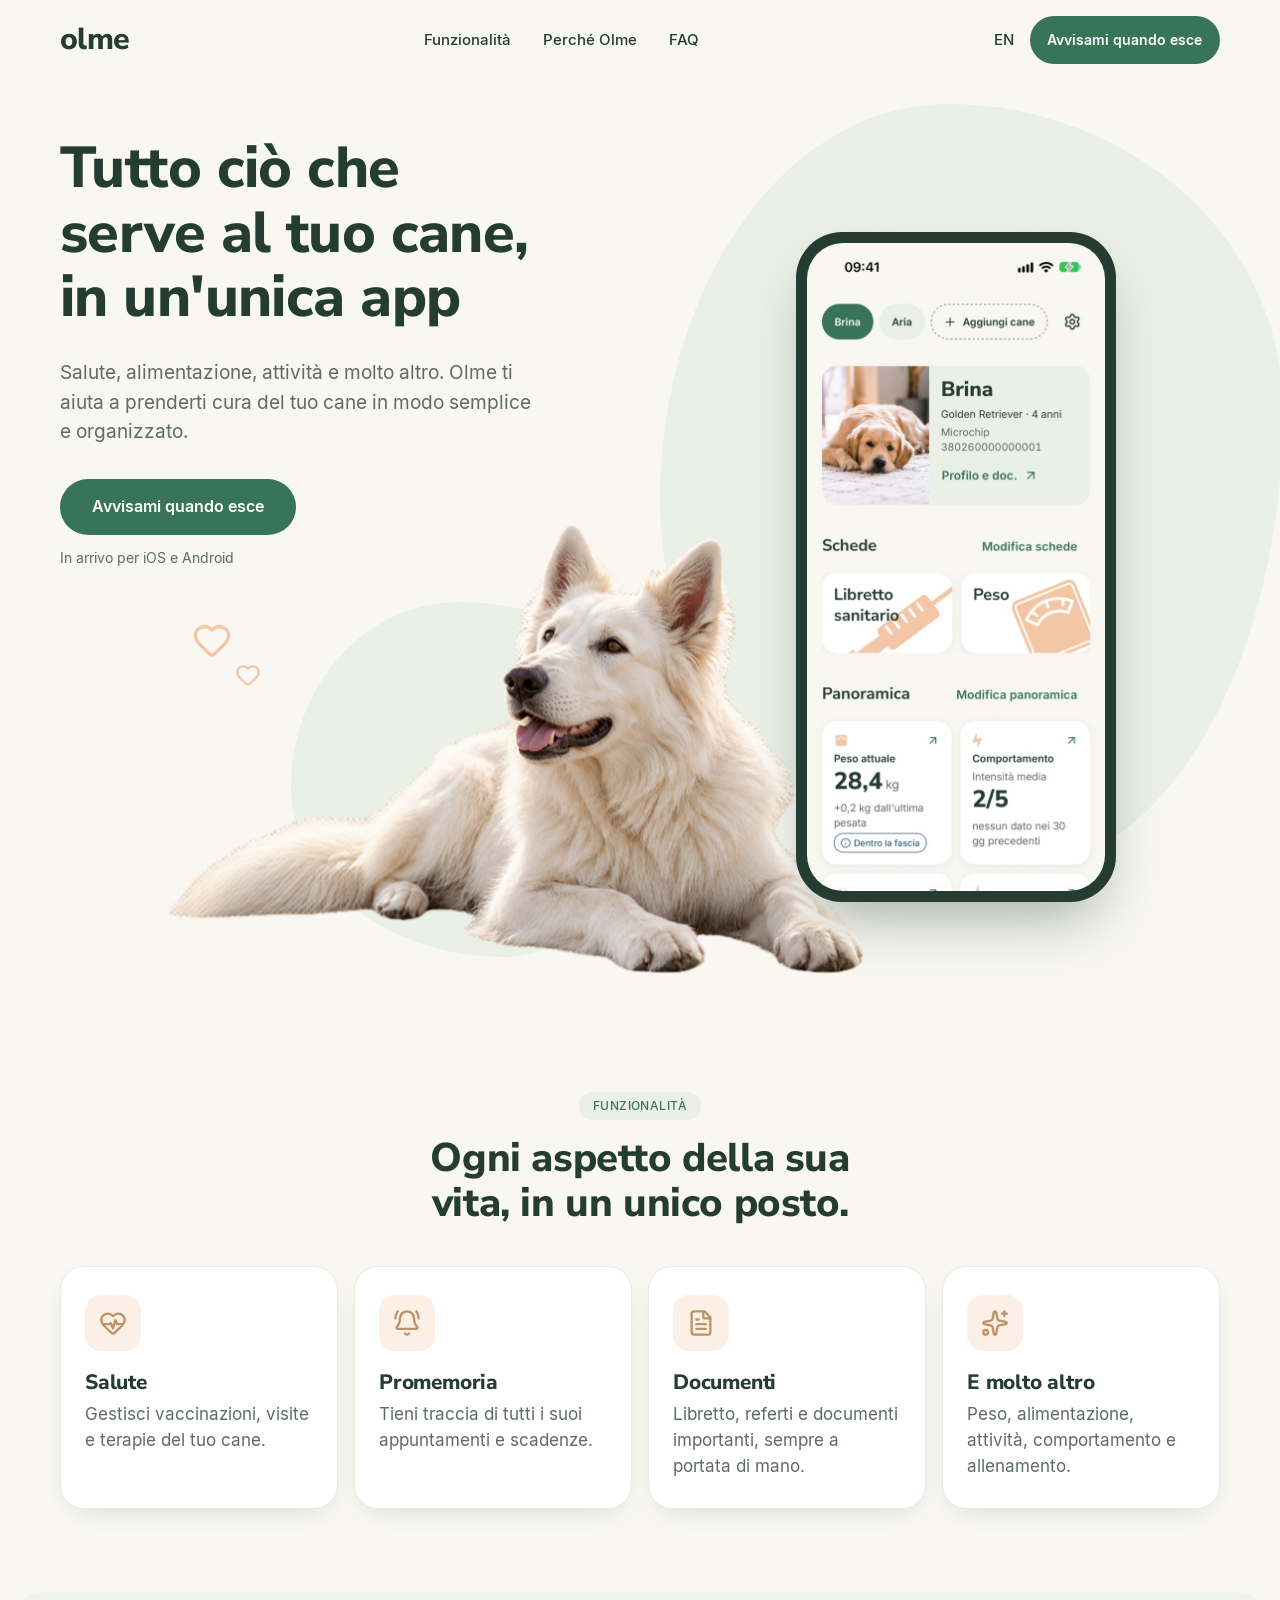
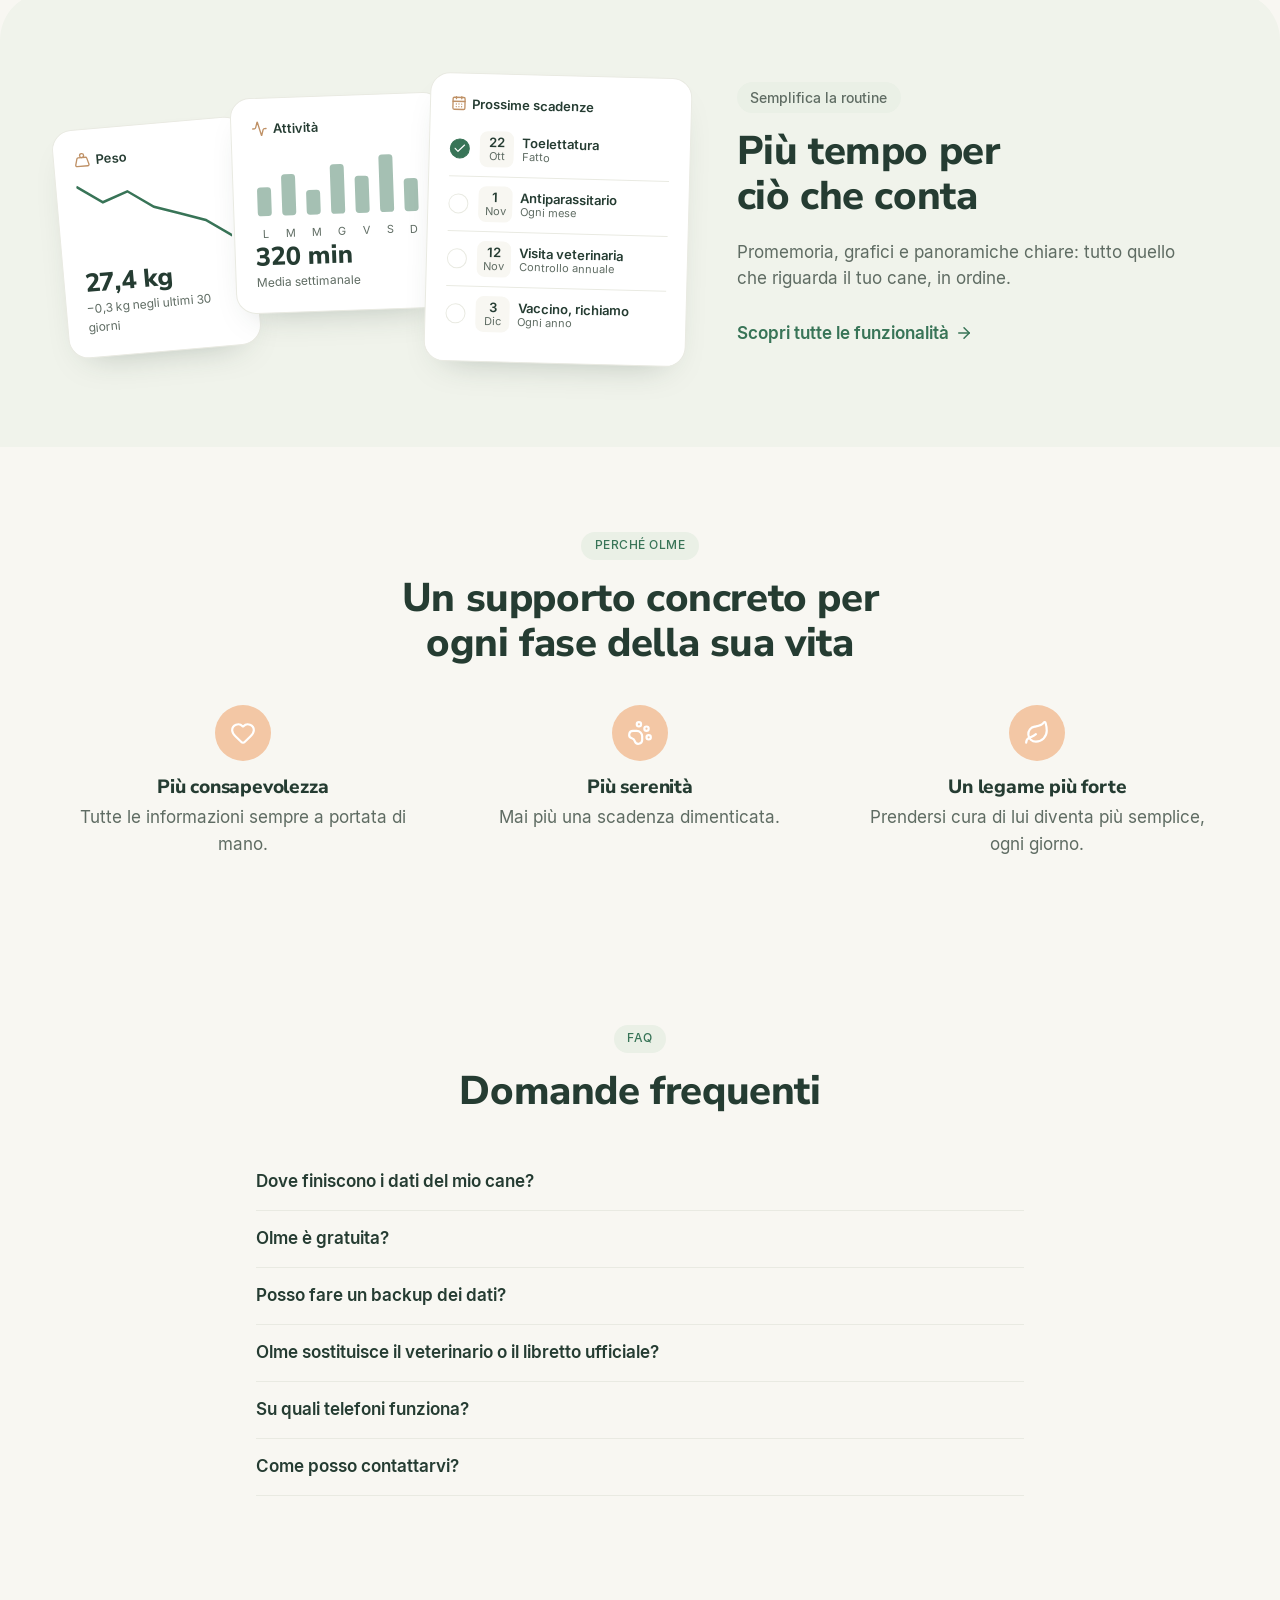
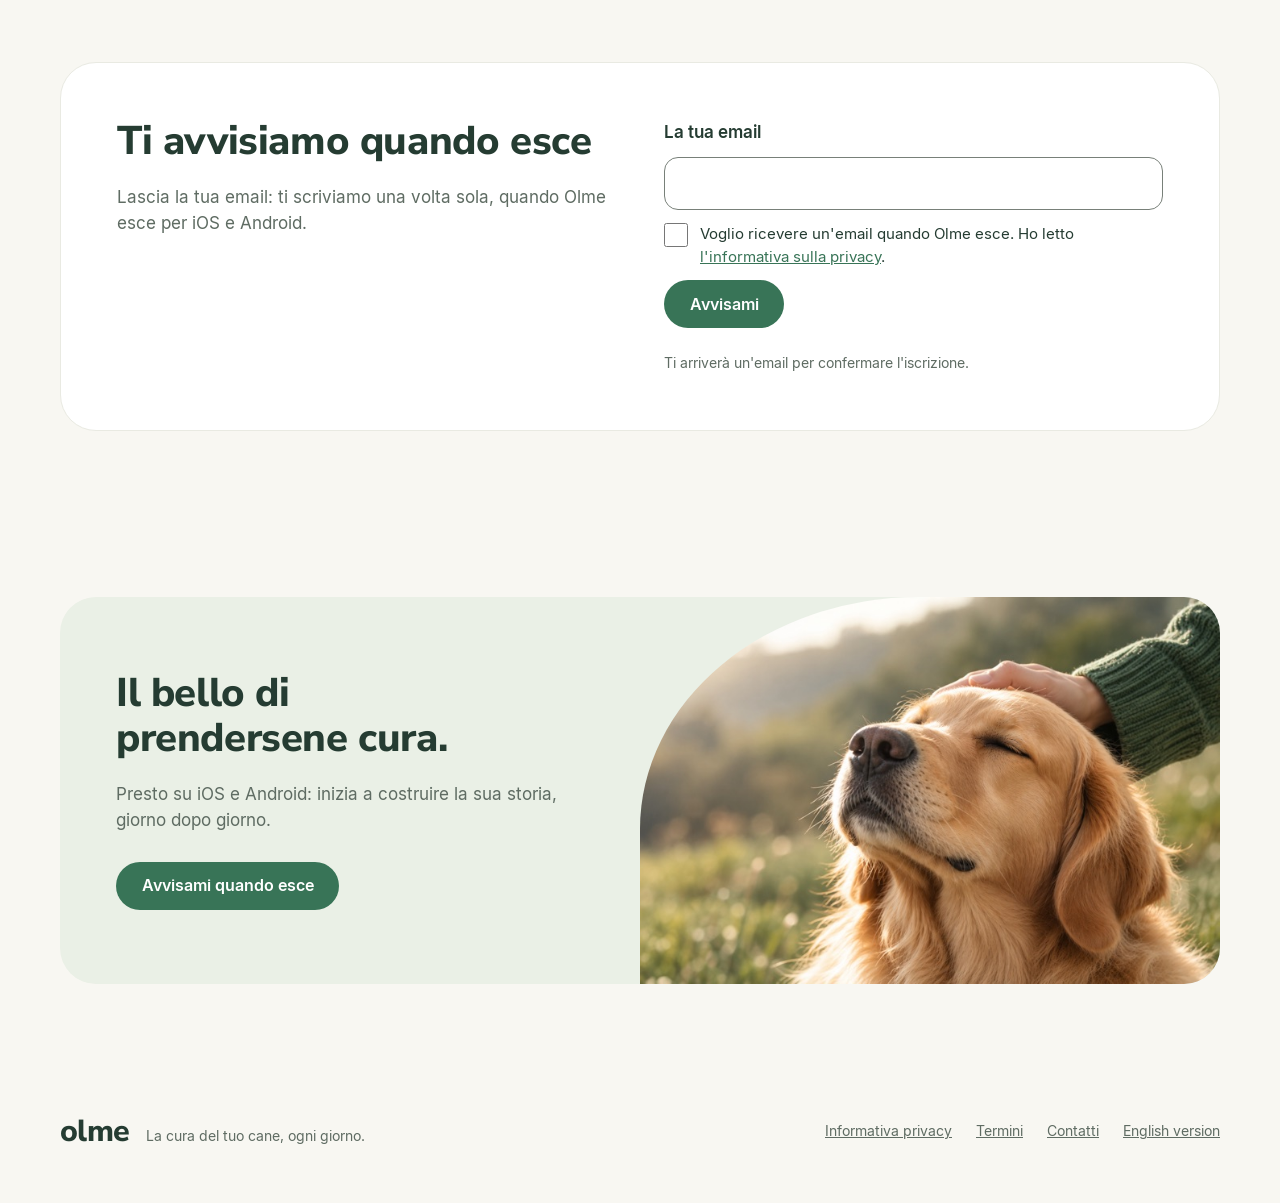
<file: index.html>
<!doctype html>
<html lang="it">
<head>
<meta charset="utf-8">
<meta name="viewport" content="width=device-width, initial-scale=1">
<meta http-equiv="Content-Security-Policy" content="default-src 'none'; img-src 'self'; style-src 'self'; font-src 'self'; base-uri 'none'; form-action https://5f4632ae.sibforms.com https://ariannapopescu.github.io">
<meta name="referrer" content="no-referrer">
<title>Olme – Tutto per la salute e la cura del tuo cane.</title>
<meta name="description" content="Olme è l'app gratuita per prenderti cura del tuo cane: libretto sanitario, promemoria per vaccini e antiparassitari, peso, alimentazione e attività. Senza account: i dati restano sul tuo telefono.">
<meta name="theme-color" content="#F8F7F2">
<link rel="icon" type="image/png" sizes="32x32" href="images/favicon-32.png">
<link rel="icon" type="image/png" sizes="192x192" href="images/icon-192.png">
<link rel="apple-touch-icon" href="images/apple-touch-icon.png">
<meta name="google-site-verification" content="nttL3CRYEGEut2XsHK3k93RiEYmz_cqAZrpjN-RmA4s">
<link rel="canonical" href="https://ariannapopescu.github.io/olme-site/">
<link rel="alternate" hreflang="it" href="https://ariannapopescu.github.io/olme-site/">
<link rel="alternate" hreflang="en" href="https://ariannapopescu.github.io/olme-site/en/">
<link rel="alternate" hreflang="x-default" href="https://ariannapopescu.github.io/olme-site/">
<meta property="og:type" content="website">
<meta property="og:site_name" content="Olme">
<meta property="og:title" content="Olme – Tutto per la salute e la cura del tuo cane.">
<meta property="og:description" content="Olme è l'app gratuita per prenderti cura del tuo cane: libretto sanitario, promemoria per vaccini e antiparassitari, peso, alimentazione e attività. Senza account: i dati restano sul tuo telefono.">
<meta property="og:url" content="https://ariannapopescu.github.io/olme-site/">
<meta property="og:image" content="https://ariannapopescu.github.io/olme-site/images/og-it.png">
<meta property="og:image:width" content="1200">
<meta property="og:image:height" content="630">
<meta property="og:locale" content="it_IT">
<meta property="og:locale:alternate" content="en_US">
<meta name="twitter:card" content="summary_large_image">
<link rel="preload" href="fonts/Inter-Regular.ttf" as="font" type="font/ttf" crossorigin>
<link rel="preload" href="fonts/NunitoSans-ExtraBold.ttf" as="font" type="font/ttf" crossorigin>
<link rel="stylesheet" href="styles.css?v=54b2aa95c2">
<script type="application/ld+json">{"@context":"https://schema.org","@type":"MobileApplication","name":"Olme","operatingSystem":"iOS, Android","applicationCategory":"LifestyleApplication","description":"Il diario digitale del tuo cane: libretto sanitario, peso, agenda con promemoria, alimentazione, comportamento, attività e allenamento. Senza account: i dati restano sul telefono.","inLanguage":"it","url":"https://ariannapopescu.github.io/olme-site/","offers":{"@type":"Offer","price":"0","priceCurrency":"EUR"}}</script>
<script type="application/ld+json">{"@context":"https://schema.org","@type":"FAQPage","inLanguage":"it","mainEntity":[{"@type":"Question","name":"Dove finiscono i dati del mio cane?","acceptedAnswer":{"@type":"Answer","text":"Restano sul tuo telefono. Olme non ha account né server e non si collega a internet: i dati non vengono inviati a nessuno, nemmeno a chi ha creato l'app."}},{"@type":"Question","name":"Olme è gratuita?","acceptedAnswer":{"@type":"Answer","text":"Sì, Olme è gratuita e non contiene pubblicità né acquisti."}},{"@type":"Question","name":"Posso fare un backup dei dati?","acceptedAnswer":{"@type":"Answer","text":"Sì. Con «Esporta backup» crei un file con tutti i dati, le foto e i documenti, da salvare dove preferisci. Il file non è protetto da password: conservalo in un posto di cui ti fidi."}},{"@type":"Question","name":"Olme sostituisce il veterinario o il libretto ufficiale?","acceptedAnswer":{"@type":"Answer","text":"No. Olme non dà consigli veterinari e non sostituisce il passaporto, i certificati o l'iscrizione del cane all'anagrafe canina."}},{"@type":"Question","name":"Su quali telefoni funziona?","acceptedAnswer":{"@type":"Answer","text":"Olme arriverà presto su iOS e Android."}},{"@type":"Question","name":"Come posso contattarvi?","acceptedAnswer":{"@type":"Answer","text":"Scrivi a olmepet@gmail.com: rispondiamo appena possibile."}}]}</script>
</head>
<body>
<a class="skip" href="#main">Vai al contenuto</a>
<header class="topbar"><div class="wrap topbar__inner">
<a class="logo" href="./" aria-label="Olme, pagina principale">olme</a>
<nav class="nav" aria-label="Menu principale"><ul>
<li><a href="./#funzionalita">Funzionalità</a></li>
<li><a href="./#perche-olme">Perché Olme</a></li>
<li><a href="./#faq">FAQ</a></li>
</ul></nav>
<div class="topbar__actions">
<a class="lang" href="en/" hreflang="en" lang="en">EN<span class="visually-hidden"> English version</span></a>
<a class="button button--small" href="#avvisami">Avvisami quando esce</a>
</div>
</div></header>
<main id="main"><section class="hero"><div class="wrap hero__grid">
<div class="hero__text">
<h1>Tutto ciò che serve al tuo cane, in un'unica app</h1>
<p class="lead">Salute, alimentazione, attività e molto altro. Olme ti aiuta a prenderti cura del tuo cane in modo semplice e organizzato.</p>
<a class="button button--large" href="#avvisami">Avvisami quando esce</a>
<p class="note">In arrivo per iOS e Android</p>
</div>
<div class="hero__dog">
<div class="blob blob--dog" aria-hidden="true"></div>
<span class="hearts" aria-hidden="true"><svg aria-hidden="true" focusable="false" width="40" height="40" viewBox="0 0 24 24" fill="none" stroke="currentColor" stroke-width="2" stroke-linecap="round" stroke-linejoin="round"><path d="M2 9.5a5.5 5.5 0 0 1 9.591-3.676.56.56 0 0 0 .818 0A5.49 5.49 0 0 1 22 9.5c0 2.29-1.5 4-3 5.5l-5.492 5.313a2 2 0 0 1-3 .019L5 15c-1.5-1.5-3-3.2-3-5.5"/></svg><svg aria-hidden="true" focusable="false" width="26" height="26" viewBox="0 0 24 24" fill="none" stroke="currentColor" stroke-width="2" stroke-linecap="round" stroke-linejoin="round"><path d="M2 9.5a5.5 5.5 0 0 1 9.591-3.676.56.56 0 0 0 .818 0A5.49 5.49 0 0 1 22 9.5c0 2.29-1.5 4-3 5.5l-5.492 5.313a2 2 0 0 1-3 .019L5 15c-1.5-1.5-3-3.2-3-5.5"/></svg></span>
<img src="images/hero-dog-1200.png" srcset="images/hero-dog-720.png 720w, images/hero-dog-1200.png 1200w" sizes="(min-width: 900px) 600px, 100vw" width="1200" height="778" alt="Un pastore svizzero bianco disteso, con la bocca aperta e lo sguardo sereno" fetchpriority="high">
</div>
<div class="hero__phone">
<div class="blob blob--phone" aria-hidden="true"></div>
<div class="phone"><div class="phone__screen"><img src="images/app-home-600.jpg" srcset="images/app-home-600.jpg 600w, images/app-home-1200.jpg 1200w" sizes="300px" width="600" height="1304" alt="Schermata principale di Olme con il profilo del cane, le schede e le prossime scadenze"></div></div>
</div>
</div></section>
<section id="funzionalita" class="features"><div class="wrap">
<div class="section-head"><p class="pill">Funzionalità</p>
<h2>Ogni aspetto della sua vita, in un unico posto.</h2></div>
<div class="features__grid">
<article class="feature">
<span class="chip"><svg aria-hidden="true" focusable="false" width="28" height="28" viewBox="0 0 24 24" fill="none" stroke="currentColor" stroke-width="2" stroke-linecap="round" stroke-linejoin="round"><path d="M2 9.5a5.5 5.5 0 0 1 9.591-3.676.56.56 0 0 0 .818 0A5.49 5.49 0 0 1 22 9.5c0 2.29-1.5 4-3 5.5l-5.492 5.313a2 2 0 0 1-3 .019L5 15c-1.5-1.5-3-3.2-3-5.5"/><path d="M3.22 13H9.5l.5-1 2 4.5 2-7 1.5 3.5h5.27"/></svg></span>
<h3>Salute</h3>
<p>Gestisci vaccinazioni, visite e terapie del tuo cane.</p>
</article>
<article class="feature">
<span class="chip"><svg aria-hidden="true" focusable="false" width="28" height="28" viewBox="0 0 24 24" fill="none" stroke="currentColor" stroke-width="2" stroke-linecap="round" stroke-linejoin="round"><path d="M10.268 21a2 2 0 0 0 3.464 0"/><path d="M22 8c0-2.3-.8-4.3-2-6"/><path d="M3.262 15.326A1 1 0 0 0 4 17h16a1 1 0 0 0 .74-1.673C19.41 13.956 18 12.499 18 8A6 6 0 0 0 6 8c0 4.499-1.411 5.956-2.738 7.326"/><path d="M4 2C2.8 3.7 2 5.7 2 8"/></svg></span>
<h3>Promemoria</h3>
<p>Tieni traccia di tutti i suoi appuntamenti e scadenze.</p>
</article>
<article class="feature">
<span class="chip"><svg aria-hidden="true" focusable="false" width="28" height="28" viewBox="0 0 24 24" fill="none" stroke="currentColor" stroke-width="2" stroke-linecap="round" stroke-linejoin="round"><path d="M6 22a2 2 0 0 1-2-2V4a2 2 0 0 1 2-2h8a2.4 2.4 0 0 1 1.704.706l3.588 3.588A2.4 2.4 0 0 1 20 8v12a2 2 0 0 1-2 2z"/><path d="M14 2v5a1 1 0 0 0 1 1h5"/><path d="M10 9H8"/><path d="M16 13H8"/><path d="M16 17H8"/></svg></span>
<h3>Documenti</h3>
<p>Libretto, referti e documenti importanti, sempre a portata di mano.</p>
</article>
<article class="feature">
<span class="chip"><svg aria-hidden="true" focusable="false" width="28" height="28" viewBox="0 0 24 24" fill="none" stroke="currentColor" stroke-width="2" stroke-linecap="round" stroke-linejoin="round"><path d="M11.017 2.814a1 1 0 0 1 1.966 0l1.051 5.558a2 2 0 0 0 1.594 1.594l5.558 1.051a1 1 0 0 1 0 1.966l-5.558 1.051a2 2 0 0 0-1.594 1.594l-1.051 5.558a1 1 0 0 1-1.966 0l-1.051-5.558a2 2 0 0 0-1.594-1.594l-5.558-1.051a1 1 0 0 1 0-1.966l5.558-1.051a2 2 0 0 0 1.594-1.594z"/><path d="M20 2v4"/><path d="M22 4h-4"/><circle cx="4" cy="20" r="2"/></svg></span>
<h3>E molto altro</h3>
<p>Peso, alimentazione, attività, comportamento e allenamento.</p>
</article>
</div>
</div></section>
<section class="routine"><div class="wrap routine__grid">
<div class="routine__cards" role="img" aria-label="Esempi di schede di Olme: l'andamento del peso, i minuti di attività della settimana e le prossime scadenze, con dati di esempio.">
<div class="routine__stack" aria-hidden="true">
<div class="mini-card mini-card--weight">
<p class="mini-card__title"><svg aria-hidden="true" focusable="false" width="16" height="16" viewBox="0 0 24 24" fill="none" stroke="currentColor" stroke-width="2" stroke-linecap="round" stroke-linejoin="round"><circle cx="12" cy="5" r="3"/><path d="M6.5 8a2 2 0 0 0-1.905 1.46L2.1 18.5A2 2 0 0 0 4 21h16a2 2 0 0 0 1.925-2.54L19.4 9.5A2 2 0 0 0 17.48 8Z"/></svg> Peso</p>
<svg class="mini-chart" viewBox="0 0 200 70" preserveAspectRatio="none"><path d="M0.0 4.0 L33.3 21.7 L66.7 12.9 L100.0 30.6 L133.3 39.4 L166.7 48.3 L200.0 66.0"/></svg>
<p class="mini-card__value">27,4 kg</p>
<p class="mini-card__note">−0,3 kg negli ultimi 30 giorni</p>
</div>
<div class="mini-card mini-card--activity">
<p class="mini-card__title"><svg aria-hidden="true" focusable="false" width="16" height="16" viewBox="0 0 24 24" fill="none" stroke="currentColor" stroke-width="2" stroke-linecap="round" stroke-linejoin="round"><path d="M22 12h-2.48a2 2 0 0 0-1.93 1.46l-2.35 8.36a.25.25 0 0 1-.48 0L9.24 2.18a.25.25 0 0 0-.48 0l-2.35 8.36A2 2 0 0 1 4.49 12H2"/></svg> Attività</p>
<svg class="mini-bars" viewBox="0 0 196 70"><rect x="4" y="37.0" width="16" height="33.0" rx="4"/><rect x="32" y="22.9" width="16" height="47.1" rx="4"/><rect x="60" y="41.7" width="16" height="28.3" rx="4"/><rect x="88" y="13.4" width="16" height="56.6" rx="4"/><rect x="116" y="27.6" width="16" height="42.4" rx="4"/><rect x="144" y="4.0" width="16" height="66.0" rx="4"/><rect x="172" y="32.3" width="16" height="37.7" rx="4"/></svg>
<p class="mini-days"><span>L</span><span>M</span><span>M</span><span>G</span><span>V</span><span>S</span><span>D</span></p>
<p class="mini-card__value">320 min</p>
<p class="mini-card__note">Media settimanale</p>
</div>
<div class="mini-card mini-card--agenda">
<p class="mini-card__title"><svg aria-hidden="true" focusable="false" width="16" height="16" viewBox="0 0 24 24" fill="none" stroke="currentColor" stroke-width="2" stroke-linecap="round" stroke-linejoin="round"><path d="M8 2v3"/><path d="M16 2v3"/><rect x="3" y="3" width="18" height="18" rx="2"/><path d="M3 9h18"/><path d="M8 13h.01"/><path d="M12 13h.01"/><path d="M16 13h.01"/><path d="M8 17h.01"/><path d="M12 17h.01"/><path d="M16 17h.01"/></svg> Prossime scadenze</p>
<ul>
<li class="agenda-row agenda-row--done">
<span class="agenda-row__check"><svg aria-hidden="true" focusable="false" width="14" height="14" viewBox="0 0 24 24" fill="none" stroke="currentColor" stroke-width="2" stroke-linecap="round" stroke-linejoin="round"><path d="M20 6 9 17l-5-5"/></svg></span>
<span class="agenda-row__date"><b>22</b>Ott</span>
<span class="agenda-row__text"><b>Toelettatura</b>Fatto</span>
</li>
<li class="agenda-row">
<span class="agenda-row__check"></span>
<span class="agenda-row__date"><b>1</b>Nov</span>
<span class="agenda-row__text"><b>Antiparassitario</b>Ogni mese</span>
</li>
<li class="agenda-row">
<span class="agenda-row__check"></span>
<span class="agenda-row__date"><b>12</b>Nov</span>
<span class="agenda-row__text"><b>Visita veterinaria</b>Controllo annuale</span>
</li>
<li class="agenda-row">
<span class="agenda-row__check"></span>
<span class="agenda-row__date"><b>3</b>Dic</span>
<span class="agenda-row__text"><b>Vaccino, richiamo</b>Ogni anno</span>
</li>
</ul>
</div>
</div>
</div>
<!-- /routine -->
<div class="routine__text">
<p class="pill">Semplifica la routine</p>
<h2>Più tempo per ciò che conta</h2>
<p>Promemoria, grafici e panoramiche chiare: tutto quello che riguarda il tuo cane, in ordine.</p>
<a class="arrow-link" href="#funzionalita">Scopri tutte le funzionalità <svg aria-hidden="true" focusable="false" width="18" height="18" viewBox="0 0 24 24" fill="none" stroke="currentColor" stroke-width="2" stroke-linecap="round" stroke-linejoin="round"><path d="M5 12h14"/><path d="m12 5 7 7-7 7"/></svg></a>
</div>
</div></section>
<section id="perche-olme" class="why"><div class="wrap">
<div class="section-head"><p class="pill">Perché Olme</p>
<h2>Un supporto concreto per ogni fase della sua vita</h2></div>
<ul class="why__list">
<li class="reason">
<span class="chip chip--round"><svg aria-hidden="true" focusable="false" width="26" height="26" viewBox="0 0 24 24" fill="none" stroke="currentColor" stroke-width="2" stroke-linecap="round" stroke-linejoin="round"><path d="M2 9.5a5.5 5.5 0 0 1 9.591-3.676.56.56 0 0 0 .818 0A5.49 5.49 0 0 1 22 9.5c0 2.29-1.5 4-3 5.5l-5.492 5.313a2 2 0 0 1-3 .019L5 15c-1.5-1.5-3-3.2-3-5.5"/></svg></span>
<h3>Più consapevolezza</h3>
<p>Tutte le informazioni sempre a portata di mano.</p>
</li>
<li class="reason">
<span class="chip chip--round"><svg aria-hidden="true" focusable="false" width="26" height="26" viewBox="0 0 24 24" fill="none" stroke="currentColor" stroke-width="2" stroke-linecap="round" stroke-linejoin="round"><circle cx="11" cy="4" r="2"/><circle cx="18" cy="8" r="2"/><circle cx="20" cy="16" r="2"/><path d="M9 10a5 5 0 0 1 5 5v3.5a3.5 3.5 0 0 1-6.84 1.045Q6.52 17.48 4.46 16.84A3.5 3.5 0 0 1 5.5 10Z"/></svg></span>
<h3>Più serenità</h3>
<p>Mai più una scadenza dimenticata.</p>
</li>
<li class="reason">
<span class="chip chip--round"><svg aria-hidden="true" focusable="false" width="26" height="26" viewBox="0 0 24 24" fill="none" stroke="currentColor" stroke-width="2" stroke-linecap="round" stroke-linejoin="round"><path d="M11 20a10 10 0 0010-10 25.9 25.9 0 00-1.04-7.281 1 1 0 00-1.755-.325C15.833 5.5 13 5.5 9.8 6.1A7 7 0 0011 20"/><path d="M2 21a5 5 0 012.911-4.544C7.613 15.212 8.351 15.24 11 13"/></svg></span>
<h3>Un legame più forte</h3>
<p>Prendersi cura di lui diventa più semplice, ogni giorno.</p>
</li>
</ul>
</div></section>
<section id="faq" class="faq"><div class="wrap faq__wrap">
<div class="section-head"><p class="pill">FAQ</p>
<h2>Domande frequenti</h2></div>
<details class="faq__item">
<summary>Dove finiscono i dati del mio cane?</summary>
<p>Restano sul tuo telefono. Olme non ha account né server e non si collega a internet: i dati non vengono inviati a nessuno, nemmeno a chi ha creato l'app.</p>
</details>
<details class="faq__item">
<summary>Olme è gratuita?</summary>
<p>Sì, Olme è gratuita e non contiene pubblicità né acquisti.</p>
</details>
<details class="faq__item">
<summary>Posso fare un backup dei dati?</summary>
<p>Sì. Con «Esporta backup» crei un file con tutti i dati, le foto e i documenti, da salvare dove preferisci. Il file non è protetto da password: conservalo in un posto di cui ti fidi.</p>
</details>
<details class="faq__item">
<summary>Olme sostituisce il veterinario o il libretto ufficiale?</summary>
<p>No. Olme non dà consigli veterinari e non sostituisce il passaporto, i certificati o l'iscrizione del cane all'anagrafe canina.</p>
</details>
<details class="faq__item">
<summary>Su quali telefoni funziona?</summary>
<p>Olme arriverà presto su iOS e Android.</p>
</details>
<details class="faq__item">
<summary>Come posso contattarvi?</summary>
<p>Scrivi a olmepet@gmail.com: rispondiamo appena possibile.</p>
</details>
</div></section>
<section id="avvisami" class="waitlist" aria-labelledby="waitlist-title"><div class="wrap">
<div class="waitlist__card">
<div class="waitlist__text">
<h2 id="waitlist-title">Ti avvisiamo quando esce</h2>
<p>Lascia la tua email: ti scriviamo una volta sola, quando Olme esce per iOS e Android.</p>
</div>
<form class="waitlist__form" method="post" action="https://5f4632ae.sibforms.com/serve/[base64]">
<label class="waitlist__label" for="waitlist-email">La tua email</label>
<input class="waitlist__input" id="waitlist-email" name="EMAIL" type="email" autocomplete="email" spellcheck="false" required>
<div class="waitlist__trap" aria-hidden="true"><label for="waitlist-check">Lascia vuoto questo campo</label><input id="waitlist-check" name="email_address_check" type="text" value="" tabindex="-1" autocomplete="off"></div>
<input type="hidden" name="locale" value="it">
<div class="waitlist__consent"><input id="waitlist-consent" name="OPT_IN" type="checkbox" value="1" required>
<label for="waitlist-consent">Voglio ricevere un'email quando Olme esce. Ho letto <a href="privacy/#avvisami">l'informativa sulla privacy</a>.</label></div>
<button type="submit" class="button button--submit">Avvisami</button>
<p class="note">Ti arriverà un'email per confermare l'iscrizione.</p>
</form>
</div>
</div></section>
<section class="closing"><div class="wrap">
<div class="closing__card">
<div class="closing__text">
<h2>Il bello di prendersene cura.</h2>
<p>Presto su iOS e Android: inizia a costruire la sua storia, giorno dopo giorno.</p>
<a class="button" href="#avvisami">Avvisami quando esce</a>
</div>
<img class="closing__photo" src="images/care-1200.jpg" srcset="images/care-720.jpg 720w, images/care-1200.jpg 1200w" sizes="(min-width: 900px) 560px, 100vw" width="1200" height="800" alt="Una mano accarezza la testa di un golden retriever che chiude gli occhi al sole" loading="lazy">
</div>
</div></section></main>
<footer class="footer"><div class="wrap footer__inner">
<div class="footer__brand"><span class="logo">olme</span><p>La cura del tuo cane, ogni giorno.</p></div>
<ul class="footer__links">
<li><a href="privacy/">Informativa privacy</a></li>
<li><a href="termini/">Termini</a></li>
<li><a href="mailto:olmepet@gmail.com">Contatti</a></li>
<li><a href="en/" hreflang="en" lang="en">English version</a></li>
</ul>
</div></footer>
</body>
</html>
</file>
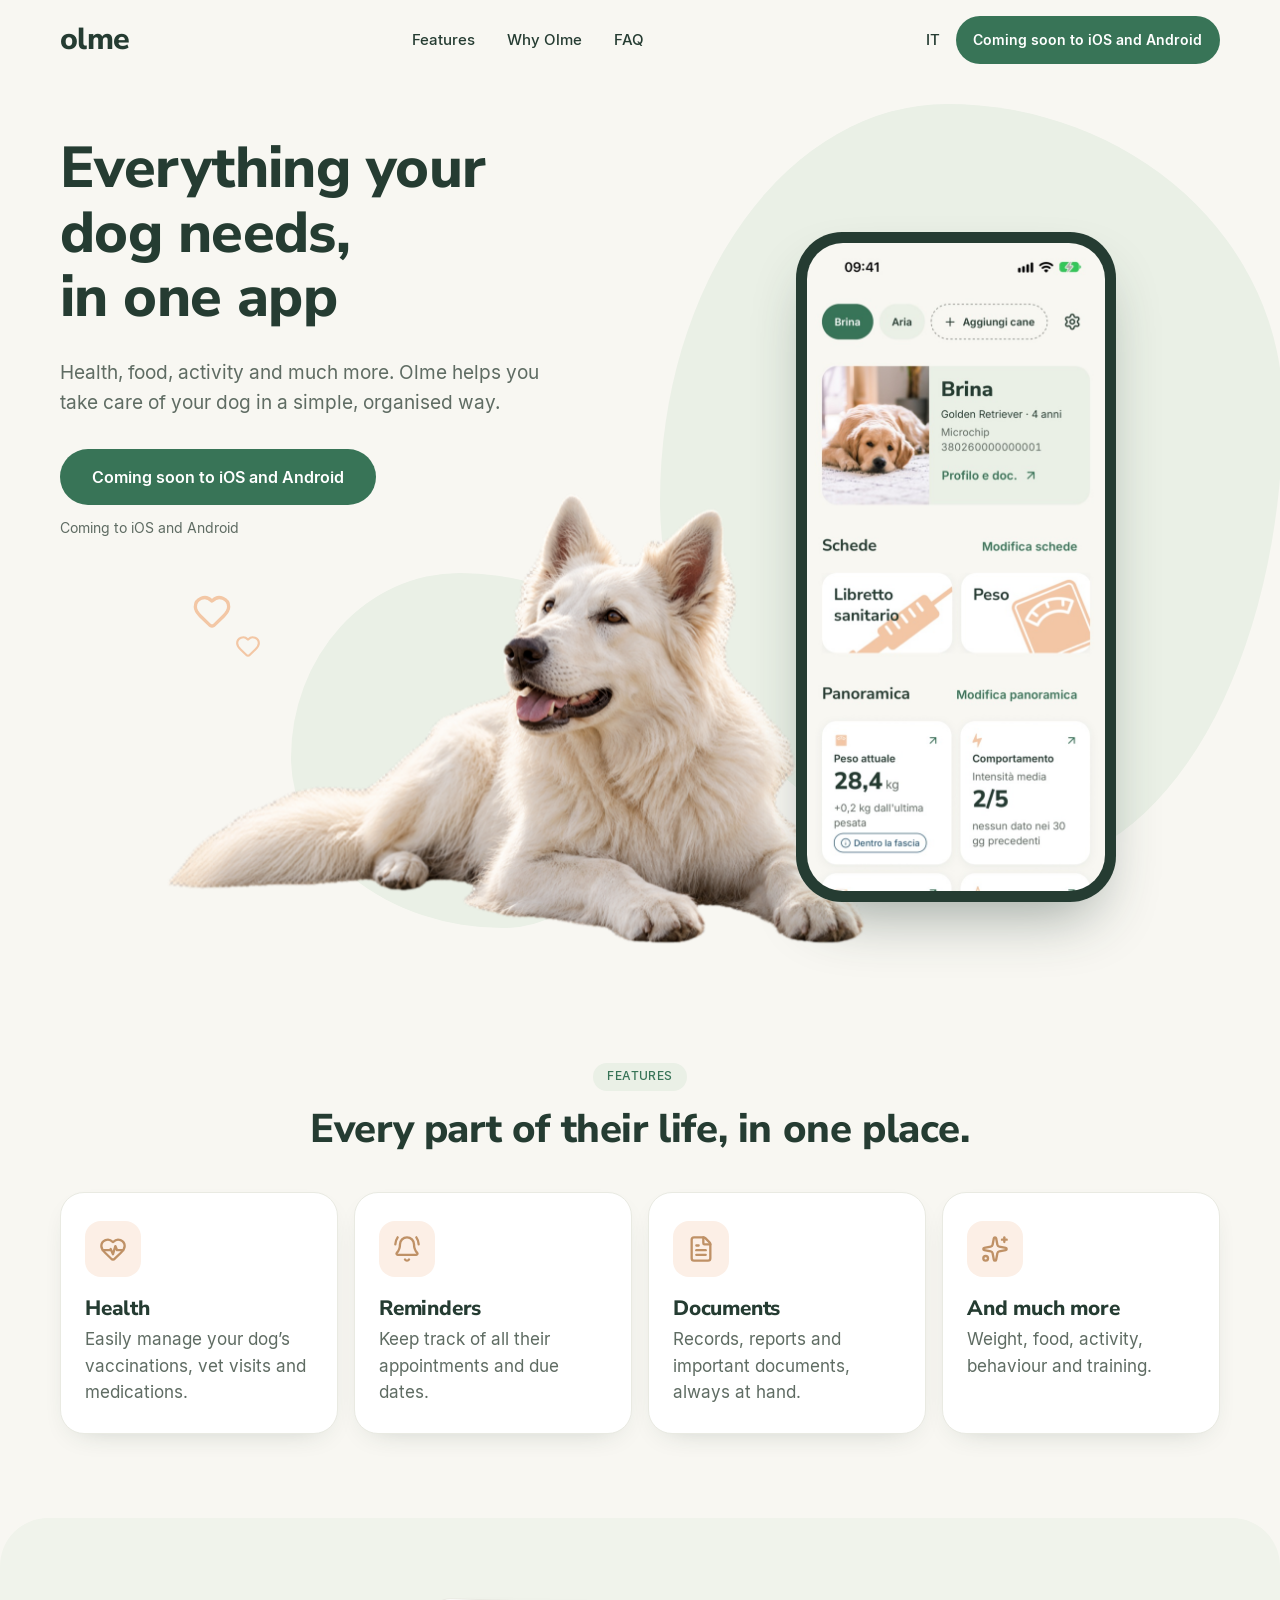
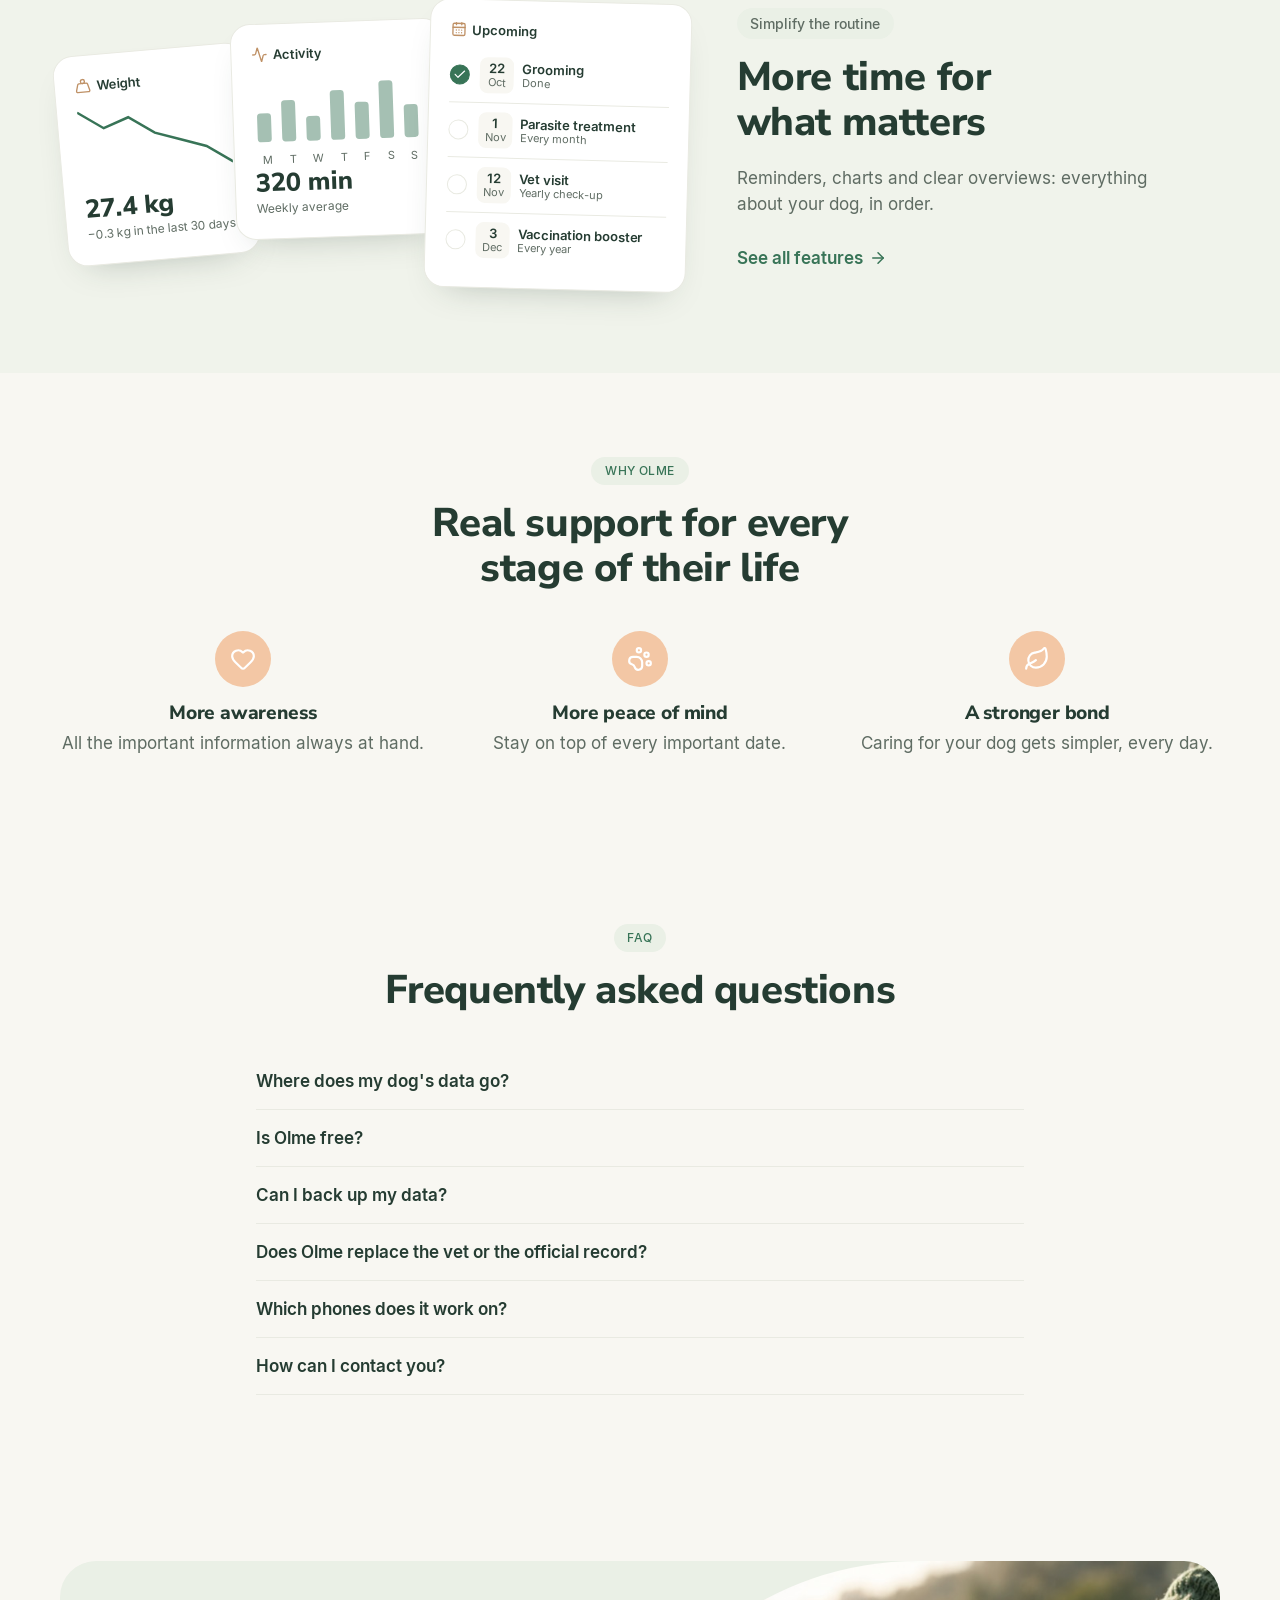
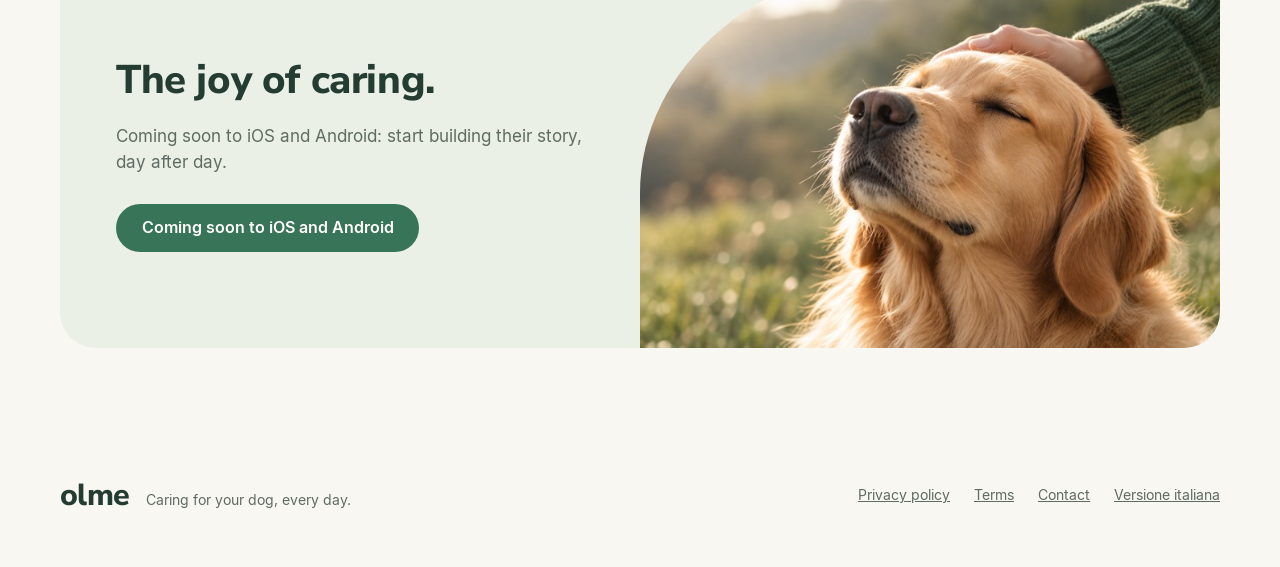
<file: en/index.html>
<!doctype html>
<html lang="en">
<head>
<meta charset="utf-8">
<meta name="viewport" content="width=device-width, initial-scale=1">
<meta http-equiv="Content-Security-Policy" content="default-src 'none'; img-src 'self'; style-src 'self'; font-src 'self'; base-uri 'none'; form-action 'none'">
<meta name="referrer" content="no-referrer">
<title>Olme – Your Dog's Health and Care Tracker</title>
<meta name="description" content="Olme is the free app to take care of your dog: health record, vaccination and parasite treatment reminders, weight, food and activity. No account: your data stays on your phone.">
<meta name="theme-color" content="#F8F7F2">
<link rel="icon" type="image/png" sizes="32x32" href="../images/favicon-32.png">
<link rel="icon" type="image/png" sizes="192x192" href="../images/icon-192.png">
<link rel="apple-touch-icon" href="../images/apple-touch-icon.png">
<meta name="google-site-verification" content="nttL3CRYEGEut2XsHK3k93RiEYmz_cqAZrpjN-RmA4s">
<link rel="canonical" href="https://ariannapopescu.github.io/olme-site/en/">
<link rel="alternate" hreflang="it" href="https://ariannapopescu.github.io/olme-site/">
<link rel="alternate" hreflang="en" href="https://ariannapopescu.github.io/olme-site/en/">
<link rel="alternate" hreflang="x-default" href="https://ariannapopescu.github.io/olme-site/">
<meta property="og:type" content="website">
<meta property="og:site_name" content="Olme">
<meta property="og:title" content="Olme – Your Dog's Health and Care Tracker">
<meta property="og:description" content="Olme is the free app to take care of your dog: health record, vaccination and parasite treatment reminders, weight, food and activity. No account: your data stays on your phone.">
<meta property="og:url" content="https://ariannapopescu.github.io/olme-site/en/">
<meta property="og:image" content="https://ariannapopescu.github.io/olme-site/images/og-en.png">
<meta property="og:image:width" content="1200">
<meta property="og:image:height" content="630">
<meta property="og:locale" content="en_US">
<meta property="og:locale:alternate" content="it_IT">
<meta name="twitter:card" content="summary_large_image">
<link rel="preload" href="../fonts/Inter-Regular.ttf" as="font" type="font/ttf" crossorigin>
<link rel="preload" href="../fonts/NunitoSans-ExtraBold.ttf" as="font" type="font/ttf" crossorigin>
<link rel="stylesheet" href="../styles.css?v=54b2aa95c2">
<script type="application/ld+json">{"@context":"https://schema.org","@type":"MobileApplication","name":"Olme","operatingSystem":"iOS, Android","applicationCategory":"LifestyleApplication","description":"Your dog's digital diary: health record, weight, agenda with reminders, food, behaviour, activity and training. No account: your data stays on the phone.","inLanguage":"en","url":"https://ariannapopescu.github.io/olme-site/en/","offers":{"@type":"Offer","price":"0","priceCurrency":"EUR"}}</script>
<script type="application/ld+json">{"@context":"https://schema.org","@type":"FAQPage","inLanguage":"en","mainEntity":[{"@type":"Question","name":"Where does my dog's data go?","acceptedAnswer":{"@type":"Answer","text":"It stays on your phone. Olme has no accounts or servers and does not connect to the internet: your data is not sent to anyone, not even to the people who made the app."}},{"@type":"Question","name":"Is Olme free?","acceptedAnswer":{"@type":"Answer","text":"Yes, Olme is free, with no advertising and no purchases."}},{"@type":"Question","name":"Can I back up my data?","acceptedAnswer":{"@type":"Answer","text":"Yes. With “Export backup” you create a file with all the data, photos and documents, to save wherever you like. The file is not password-protected: keep it somewhere you trust."}},{"@type":"Question","name":"Does Olme replace the vet or the official record?","acceptedAnswer":{"@type":"Answer","text":"No. Olme gives no veterinary advice and does not replace the passport, certificates or your dog's registration in the dog registry."}},{"@type":"Question","name":"Which phones does it work on?","acceptedAnswer":{"@type":"Answer","text":"Olme is coming soon to iOS and Android."}},{"@type":"Question","name":"How can I contact you?","acceptedAnswer":{"@type":"Answer","text":"Write to olmepet@gmail.com: we will reply as soon as we can."}}]}</script>
</head>
<body>
<a class="skip" href="#main">Skip to content</a>
<header class="topbar"><div class="wrap topbar__inner">
<a class="logo" href="../en/" aria-label="Olme, home page">olme</a>
<nav class="nav" aria-label="Main menu"><ul>
<li><a href="../en/#features">Features</a></li>
<li><a href="../en/#why-olme">Why Olme</a></li>
<li><a href="../en/#faq">FAQ</a></li>
</ul></nav>
<div class="topbar__actions">
<a class="lang" href="../" hreflang="it" lang="it">IT<span class="visually-hidden"> Versione italiana</span></a>
<button type="button" class="button button--small" aria-disabled="true">Coming soon to iOS and Android</button>
</div>
</div></header>
<main id="main"><section class="hero"><div class="wrap hero__grid">
<div class="hero__text">
<h1>Everything your dog needs, in one app</h1>
<p class="lead">Health, food, activity and much more. Olme helps you take care of your dog in a simple, organised way.</p>
<button type="button" class="button button--large" aria-disabled="true">Coming soon to iOS and Android</button>
<p class="note">Coming to iOS and Android</p>
</div>
<div class="hero__dog">
<div class="blob blob--dog" aria-hidden="true"></div>
<span class="hearts" aria-hidden="true"><svg aria-hidden="true" focusable="false" width="40" height="40" viewBox="0 0 24 24" fill="none" stroke="currentColor" stroke-width="2" stroke-linecap="round" stroke-linejoin="round"><path d="M2 9.5a5.5 5.5 0 0 1 9.591-3.676.56.56 0 0 0 .818 0A5.49 5.49 0 0 1 22 9.5c0 2.29-1.5 4-3 5.5l-5.492 5.313a2 2 0 0 1-3 .019L5 15c-1.5-1.5-3-3.2-3-5.5"/></svg><svg aria-hidden="true" focusable="false" width="26" height="26" viewBox="0 0 24 24" fill="none" stroke="currentColor" stroke-width="2" stroke-linecap="round" stroke-linejoin="round"><path d="M2 9.5a5.5 5.5 0 0 1 9.591-3.676.56.56 0 0 0 .818 0A5.49 5.49 0 0 1 22 9.5c0 2.29-1.5 4-3 5.5l-5.492 5.313a2 2 0 0 1-3 .019L5 15c-1.5-1.5-3-3.2-3-5.5"/></svg></span>
<img src="../images/hero-dog-1200.png" srcset="../images/hero-dog-720.png 720w, ../images/hero-dog-1200.png 1200w" sizes="(min-width: 900px) 600px, 100vw" width="1200" height="778" alt="A white Swiss shepherd lying down, mouth open and looking content" fetchpriority="high">
</div>
<div class="hero__phone">
<div class="blob blob--phone" aria-hidden="true"></div>
<div class="phone"><div class="phone__screen"><img src="../images/app-home-600.jpg" srcset="../images/app-home-600.jpg 600w, ../images/app-home-1200.jpg 1200w" sizes="300px" width="600" height="1304" alt="Olme's home screen with the dog's profile, the section cards and the upcoming reminders"></div></div>
</div>
</div></section>
<section id="features" class="features"><div class="wrap">
<div class="section-head"><p class="pill">Features</p>
<h2>Every part of their life, in one place.</h2></div>
<div class="features__grid">
<article class="feature">
<span class="chip"><svg aria-hidden="true" focusable="false" width="28" height="28" viewBox="0 0 24 24" fill="none" stroke="currentColor" stroke-width="2" stroke-linecap="round" stroke-linejoin="round"><path d="M2 9.5a5.5 5.5 0 0 1 9.591-3.676.56.56 0 0 0 .818 0A5.49 5.49 0 0 1 22 9.5c0 2.29-1.5 4-3 5.5l-5.492 5.313a2 2 0 0 1-3 .019L5 15c-1.5-1.5-3-3.2-3-5.5"/><path d="M3.22 13H9.5l.5-1 2 4.5 2-7 1.5 3.5h5.27"/></svg></span>
<h3>Health</h3>
<p>Easily manage your dog’s vaccinations, vet visits and medications.</p>
</article>
<article class="feature">
<span class="chip"><svg aria-hidden="true" focusable="false" width="28" height="28" viewBox="0 0 24 24" fill="none" stroke="currentColor" stroke-width="2" stroke-linecap="round" stroke-linejoin="round"><path d="M10.268 21a2 2 0 0 0 3.464 0"/><path d="M22 8c0-2.3-.8-4.3-2-6"/><path d="M3.262 15.326A1 1 0 0 0 4 17h16a1 1 0 0 0 .74-1.673C19.41 13.956 18 12.499 18 8A6 6 0 0 0 6 8c0 4.499-1.411 5.956-2.738 7.326"/><path d="M4 2C2.8 3.7 2 5.7 2 8"/></svg></span>
<h3>Reminders</h3>
<p>Keep track of all their appointments and due dates.</p>
</article>
<article class="feature">
<span class="chip"><svg aria-hidden="true" focusable="false" width="28" height="28" viewBox="0 0 24 24" fill="none" stroke="currentColor" stroke-width="2" stroke-linecap="round" stroke-linejoin="round"><path d="M6 22a2 2 0 0 1-2-2V4a2 2 0 0 1 2-2h8a2.4 2.4 0 0 1 1.704.706l3.588 3.588A2.4 2.4 0 0 1 20 8v12a2 2 0 0 1-2 2z"/><path d="M14 2v5a1 1 0 0 0 1 1h5"/><path d="M10 9H8"/><path d="M16 13H8"/><path d="M16 17H8"/></svg></span>
<h3>Documents</h3>
<p>Records, reports and important documents, always at hand.</p>
</article>
<article class="feature">
<span class="chip"><svg aria-hidden="true" focusable="false" width="28" height="28" viewBox="0 0 24 24" fill="none" stroke="currentColor" stroke-width="2" stroke-linecap="round" stroke-linejoin="round"><path d="M11.017 2.814a1 1 0 0 1 1.966 0l1.051 5.558a2 2 0 0 0 1.594 1.594l5.558 1.051a1 1 0 0 1 0 1.966l-5.558 1.051a2 2 0 0 0-1.594 1.594l-1.051 5.558a1 1 0 0 1-1.966 0l-1.051-5.558a2 2 0 0 0-1.594-1.594l-5.558-1.051a1 1 0 0 1 0-1.966l5.558-1.051a2 2 0 0 0 1.594-1.594z"/><path d="M20 2v4"/><path d="M22 4h-4"/><circle cx="4" cy="20" r="2"/></svg></span>
<h3>And much more</h3>
<p>Weight, food, activity, behaviour and training.</p>
</article>
</div>
</div></section>
<section class="routine"><div class="wrap routine__grid">
<div class="routine__cards" role="img" aria-label="Examples of Olme cards: the weight trend, this week's activity minutes and the upcoming reminders, with sample data.">
<div class="routine__stack" aria-hidden="true">
<div class="mini-card mini-card--weight">
<p class="mini-card__title"><svg aria-hidden="true" focusable="false" width="16" height="16" viewBox="0 0 24 24" fill="none" stroke="currentColor" stroke-width="2" stroke-linecap="round" stroke-linejoin="round"><circle cx="12" cy="5" r="3"/><path d="M6.5 8a2 2 0 0 0-1.905 1.46L2.1 18.5A2 2 0 0 0 4 21h16a2 2 0 0 0 1.925-2.54L19.4 9.5A2 2 0 0 0 17.48 8Z"/></svg> Weight</p>
<svg class="mini-chart" viewBox="0 0 200 70" preserveAspectRatio="none"><path d="M0.0 4.0 L33.3 21.7 L66.7 12.9 L100.0 30.6 L133.3 39.4 L166.7 48.3 L200.0 66.0"/></svg>
<p class="mini-card__value">27.4 kg</p>
<p class="mini-card__note">−0.3 kg in the last 30 days</p>
</div>
<div class="mini-card mini-card--activity">
<p class="mini-card__title"><svg aria-hidden="true" focusable="false" width="16" height="16" viewBox="0 0 24 24" fill="none" stroke="currentColor" stroke-width="2" stroke-linecap="round" stroke-linejoin="round"><path d="M22 12h-2.48a2 2 0 0 0-1.93 1.46l-2.35 8.36a.25.25 0 0 1-.48 0L9.24 2.18a.25.25 0 0 0-.48 0l-2.35 8.36A2 2 0 0 1 4.49 12H2"/></svg> Activity</p>
<svg class="mini-bars" viewBox="0 0 196 70"><rect x="4" y="37.0" width="16" height="33.0" rx="4"/><rect x="32" y="22.9" width="16" height="47.1" rx="4"/><rect x="60" y="41.7" width="16" height="28.3" rx="4"/><rect x="88" y="13.4" width="16" height="56.6" rx="4"/><rect x="116" y="27.6" width="16" height="42.4" rx="4"/><rect x="144" y="4.0" width="16" height="66.0" rx="4"/><rect x="172" y="32.3" width="16" height="37.7" rx="4"/></svg>
<p class="mini-days"><span>M</span><span>T</span><span>W</span><span>T</span><span>F</span><span>S</span><span>S</span></p>
<p class="mini-card__value">320 min</p>
<p class="mini-card__note">Weekly average</p>
</div>
<div class="mini-card mini-card--agenda">
<p class="mini-card__title"><svg aria-hidden="true" focusable="false" width="16" height="16" viewBox="0 0 24 24" fill="none" stroke="currentColor" stroke-width="2" stroke-linecap="round" stroke-linejoin="round"><path d="M8 2v3"/><path d="M16 2v3"/><rect x="3" y="3" width="18" height="18" rx="2"/><path d="M3 9h18"/><path d="M8 13h.01"/><path d="M12 13h.01"/><path d="M16 13h.01"/><path d="M8 17h.01"/><path d="M12 17h.01"/><path d="M16 17h.01"/></svg> Upcoming</p>
<ul>
<li class="agenda-row agenda-row--done">
<span class="agenda-row__check"><svg aria-hidden="true" focusable="false" width="14" height="14" viewBox="0 0 24 24" fill="none" stroke="currentColor" stroke-width="2" stroke-linecap="round" stroke-linejoin="round"><path d="M20 6 9 17l-5-5"/></svg></span>
<span class="agenda-row__date"><b>22</b>Oct</span>
<span class="agenda-row__text"><b>Grooming</b>Done</span>
</li>
<li class="agenda-row">
<span class="agenda-row__check"></span>
<span class="agenda-row__date"><b>1</b>Nov</span>
<span class="agenda-row__text"><b>Parasite treatment</b>Every month</span>
</li>
<li class="agenda-row">
<span class="agenda-row__check"></span>
<span class="agenda-row__date"><b>12</b>Nov</span>
<span class="agenda-row__text"><b>Vet visit</b>Yearly check-up</span>
</li>
<li class="agenda-row">
<span class="agenda-row__check"></span>
<span class="agenda-row__date"><b>3</b>Dec</span>
<span class="agenda-row__text"><b>Vaccination booster</b>Every year</span>
</li>
</ul>
</div>
</div>
</div>
<!-- /routine -->
<div class="routine__text">
<p class="pill">Simplify the routine</p>
<h2>More time for what matters</h2>
<p>Reminders, charts and clear overviews: everything about your dog, in order.</p>
<a class="arrow-link" href="#features">See all features <svg aria-hidden="true" focusable="false" width="18" height="18" viewBox="0 0 24 24" fill="none" stroke="currentColor" stroke-width="2" stroke-linecap="round" stroke-linejoin="round"><path d="M5 12h14"/><path d="m12 5 7 7-7 7"/></svg></a>
</div>
</div></section>
<section id="why-olme" class="why"><div class="wrap">
<div class="section-head"><p class="pill">Why Olme</p>
<h2>Real support for every stage of their life</h2></div>
<ul class="why__list">
<li class="reason">
<span class="chip chip--round"><svg aria-hidden="true" focusable="false" width="26" height="26" viewBox="0 0 24 24" fill="none" stroke="currentColor" stroke-width="2" stroke-linecap="round" stroke-linejoin="round"><path d="M2 9.5a5.5 5.5 0 0 1 9.591-3.676.56.56 0 0 0 .818 0A5.49 5.49 0 0 1 22 9.5c0 2.29-1.5 4-3 5.5l-5.492 5.313a2 2 0 0 1-3 .019L5 15c-1.5-1.5-3-3.2-3-5.5"/></svg></span>
<h3>More awareness</h3>
<p>All the important information always at hand.</p>
</li>
<li class="reason">
<span class="chip chip--round"><svg aria-hidden="true" focusable="false" width="26" height="26" viewBox="0 0 24 24" fill="none" stroke="currentColor" stroke-width="2" stroke-linecap="round" stroke-linejoin="round"><circle cx="11" cy="4" r="2"/><circle cx="18" cy="8" r="2"/><circle cx="20" cy="16" r="2"/><path d="M9 10a5 5 0 0 1 5 5v3.5a3.5 3.5 0 0 1-6.84 1.045Q6.52 17.48 4.46 16.84A3.5 3.5 0 0 1 5.5 10Z"/></svg></span>
<h3>More peace of mind</h3>
<p>Stay on top of every important date.</p>
</li>
<li class="reason">
<span class="chip chip--round"><svg aria-hidden="true" focusable="false" width="26" height="26" viewBox="0 0 24 24" fill="none" stroke="currentColor" stroke-width="2" stroke-linecap="round" stroke-linejoin="round"><path d="M11 20a10 10 0 0010-10 25.9 25.9 0 00-1.04-7.281 1 1 0 00-1.755-.325C15.833 5.5 13 5.5 9.8 6.1A7 7 0 0011 20"/><path d="M2 21a5 5 0 012.911-4.544C7.613 15.212 8.351 15.24 11 13"/></svg></span>
<h3>A stronger bond</h3>
<p>Caring for your dog gets simpler, every day.</p>
</li>
</ul>
</div></section>
<section id="faq" class="faq"><div class="wrap faq__wrap">
<div class="section-head"><p class="pill">FAQ</p>
<h2>Frequently asked questions</h2></div>
<details class="faq__item">
<summary>Where does my dog's data go?</summary>
<p>It stays on your phone. Olme has no accounts or servers and does not connect to the internet: your data is not sent to anyone, not even to the people who made the app.</p>
</details>
<details class="faq__item">
<summary>Is Olme free?</summary>
<p>Yes, Olme is free, with no advertising and no purchases.</p>
</details>
<details class="faq__item">
<summary>Can I back up my data?</summary>
<p>Yes. With “Export backup” you create a file with all the data, photos and documents, to save wherever you like. The file is not password-protected: keep it somewhere you trust.</p>
</details>
<details class="faq__item">
<summary>Does Olme replace the vet or the official record?</summary>
<p>No. Olme gives no veterinary advice and does not replace the passport, certificates or your dog's registration in the dog registry.</p>
</details>
<details class="faq__item">
<summary>Which phones does it work on?</summary>
<p>Olme is coming soon to iOS and Android.</p>
</details>
<details class="faq__item">
<summary>How can I contact you?</summary>
<p>Write to olmepet@gmail.com: we will reply as soon as we can.</p>
</details>
</div></section>
<section class="closing"><div class="wrap">
<div class="closing__card">
<div class="closing__text">
<h2>The joy of caring.</h2>
<p>Coming soon to iOS and Android: start building their story, day after day.</p>
<button type="button" class="button" aria-disabled="true">Coming soon to iOS and Android</button>
</div>
<img class="closing__photo" src="../images/care-1200.jpg" srcset="../images/care-720.jpg 720w, ../images/care-1200.jpg 1200w" sizes="(min-width: 900px) 560px, 100vw" width="1200" height="800" alt="A hand strokes the head of a golden retriever with its eyes closed in the sun" loading="lazy">
</div>
</div></section></main>
<footer class="footer"><div class="wrap footer__inner">
<div class="footer__brand"><span class="logo">olme</span><p>Caring for your dog, every day.</p></div>
<ul class="footer__links">
<li><a href="../en/privacy/">Privacy policy</a></li>
<li><a href="../en/terms/">Terms</a></li>
<li><a href="mailto:olmepet@gmail.com">Contact</a></li>
<li><a href="../" hreflang="it" lang="it">Versione italiana</a></li>
</ul>
</div></footer>
</body>
</html>
</file>
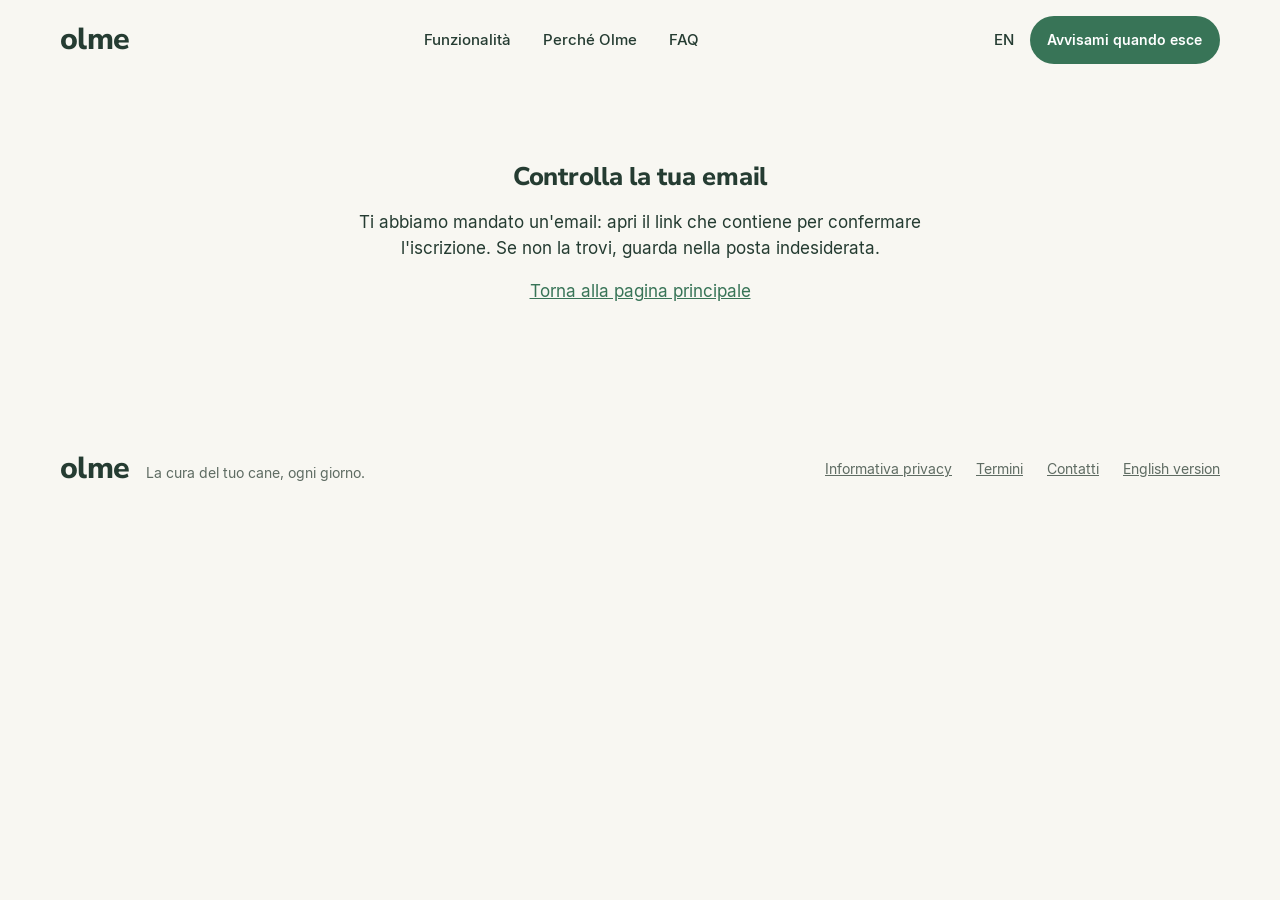
<file: grazie/index.html>
<!doctype html>
<html lang="it">
<head>
<meta charset="utf-8">
<meta name="viewport" content="width=device-width, initial-scale=1">
<meta http-equiv="Content-Security-Policy" content="default-src 'none'; img-src 'self'; style-src 'self'; font-src 'self'; base-uri 'none'; form-action 'none'">
<meta name="referrer" content="no-referrer">
<title>Controlla la tua email – Olme</title>
<meta name="description" content="Ti abbiamo mandato un'email: apri il link che contiene per confermare l'iscrizione. Se non la trovi, guarda nella posta indesiderata.">
<meta name="theme-color" content="#F8F7F2">
<link rel="icon" type="image/png" sizes="32x32" href="../images/favicon-32.png">
<link rel="icon" type="image/png" sizes="192x192" href="../images/icon-192.png">
<link rel="apple-touch-icon" href="../images/apple-touch-icon.png">
<meta name="robots" content="noindex">
<link rel="preload" href="../fonts/Inter-Regular.ttf" as="font" type="font/ttf" crossorigin>
<link rel="preload" href="../fonts/NunitoSans-ExtraBold.ttf" as="font" type="font/ttf" crossorigin>
<link rel="stylesheet" href="../styles.css?v=54b2aa95c2">
</head>
<body>
<a class="skip" href="#main">Vai al contenuto</a>
<header class="topbar"><div class="wrap topbar__inner">
<a class="logo" href="../" aria-label="Olme, pagina principale">olme</a>
<nav class="nav" aria-label="Menu principale"><ul>
<li><a href="../#funzionalita">Funzionalità</a></li>
<li><a href="../#perche-olme">Perché Olme</a></li>
<li><a href="../#faq">FAQ</a></li>
</ul></nav>
<div class="topbar__actions">
<a class="lang" href="../en/" hreflang="en" lang="en">EN<span class="visually-hidden"> English version</span></a>
<a class="button button--small" href="../#avvisami">Avvisami quando esce</a>
</div>
</div></header>
<main id="main"><section class="wrap not-found">
<h1>Controlla la tua email</h1>
<p>Ti abbiamo mandato un'email: apri il link che contiene per confermare l'iscrizione. Se non la trovi, guarda nella posta indesiderata.</p>
<p><a href="../">Torna alla pagina principale</a></p>
</section></main>
<footer class="footer"><div class="wrap footer__inner">
<div class="footer__brand"><span class="logo">olme</span><p>La cura del tuo cane, ogni giorno.</p></div>
<ul class="footer__links">
<li><a href="../privacy/">Informativa privacy</a></li>
<li><a href="../termini/">Termini</a></li>
<li><a href="mailto:olmepet@gmail.com">Contatti</a></li>
<li><a href="../en/" hreflang="en" lang="en">English version</a></li>
</ul>
</div></footer>
</body>
</html>
</file>
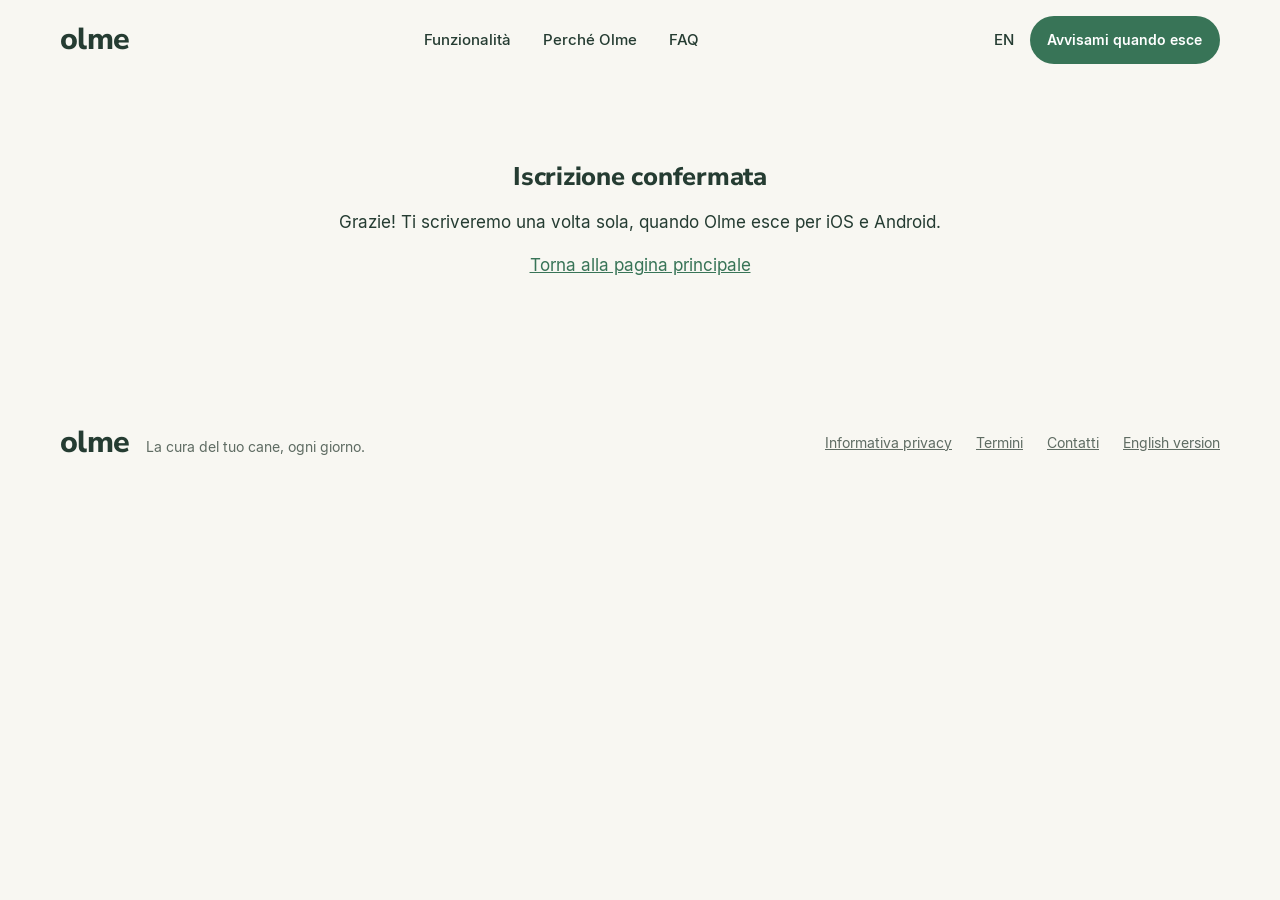
<file: iscrizione-confermata/index.html>
<!doctype html>
<html lang="it">
<head>
<meta charset="utf-8">
<meta name="viewport" content="width=device-width, initial-scale=1">
<meta http-equiv="Content-Security-Policy" content="default-src 'none'; img-src 'self'; style-src 'self'; font-src 'self'; base-uri 'none'; form-action 'none'">
<meta name="referrer" content="no-referrer">
<title>Iscrizione confermata – Olme</title>
<meta name="description" content="Grazie! Ti scriveremo una volta sola, quando Olme esce per iOS e Android.">
<meta name="theme-color" content="#F8F7F2">
<link rel="icon" type="image/png" sizes="32x32" href="../images/favicon-32.png">
<link rel="icon" type="image/png" sizes="192x192" href="../images/icon-192.png">
<link rel="apple-touch-icon" href="../images/apple-touch-icon.png">
<meta name="robots" content="noindex">
<link rel="preload" href="../fonts/Inter-Regular.ttf" as="font" type="font/ttf" crossorigin>
<link rel="preload" href="../fonts/NunitoSans-ExtraBold.ttf" as="font" type="font/ttf" crossorigin>
<link rel="stylesheet" href="../styles.css?v=54b2aa95c2">
</head>
<body>
<a class="skip" href="#main">Vai al contenuto</a>
<header class="topbar"><div class="wrap topbar__inner">
<a class="logo" href="../" aria-label="Olme, pagina principale">olme</a>
<nav class="nav" aria-label="Menu principale"><ul>
<li><a href="../#funzionalita">Funzionalità</a></li>
<li><a href="../#perche-olme">Perché Olme</a></li>
<li><a href="../#faq">FAQ</a></li>
</ul></nav>
<div class="topbar__actions">
<a class="lang" href="../en/" hreflang="en" lang="en">EN<span class="visually-hidden"> English version</span></a>
<a class="button button--small" href="../#avvisami">Avvisami quando esce</a>
</div>
</div></header>
<main id="main"><section class="wrap not-found">
<h1>Iscrizione confermata</h1>
<p>Grazie! Ti scriveremo una volta sola, quando Olme esce per iOS e Android.</p>
<p><a href="../">Torna alla pagina principale</a></p>
</section></main>
<footer class="footer"><div class="wrap footer__inner">
<div class="footer__brand"><span class="logo">olme</span><p>La cura del tuo cane, ogni giorno.</p></div>
<ul class="footer__links">
<li><a href="../privacy/">Informativa privacy</a></li>
<li><a href="../termini/">Termini</a></li>
<li><a href="mailto:olmepet@gmail.com">Contatti</a></li>
<li><a href="../en/" hreflang="en" lang="en">English version</a></li>
</ul>
</div></footer>
</body>
</html>
</file>
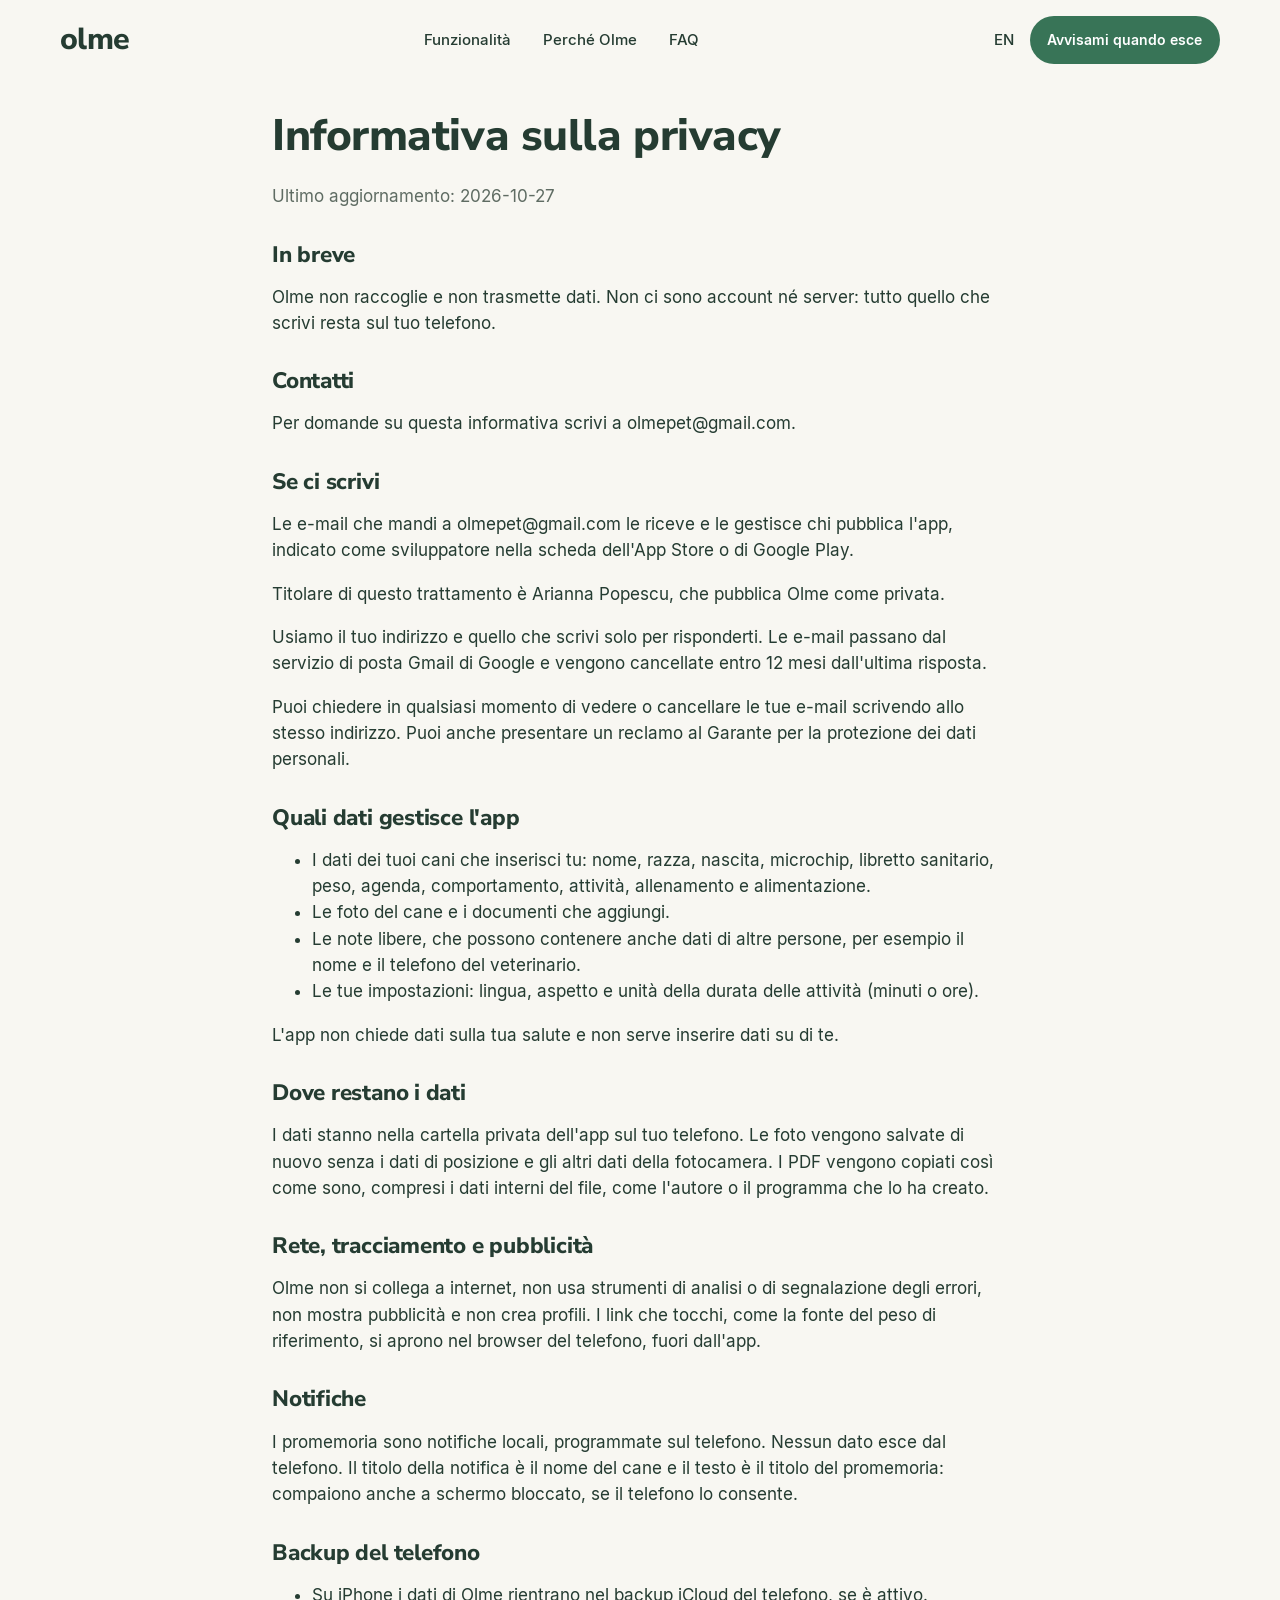
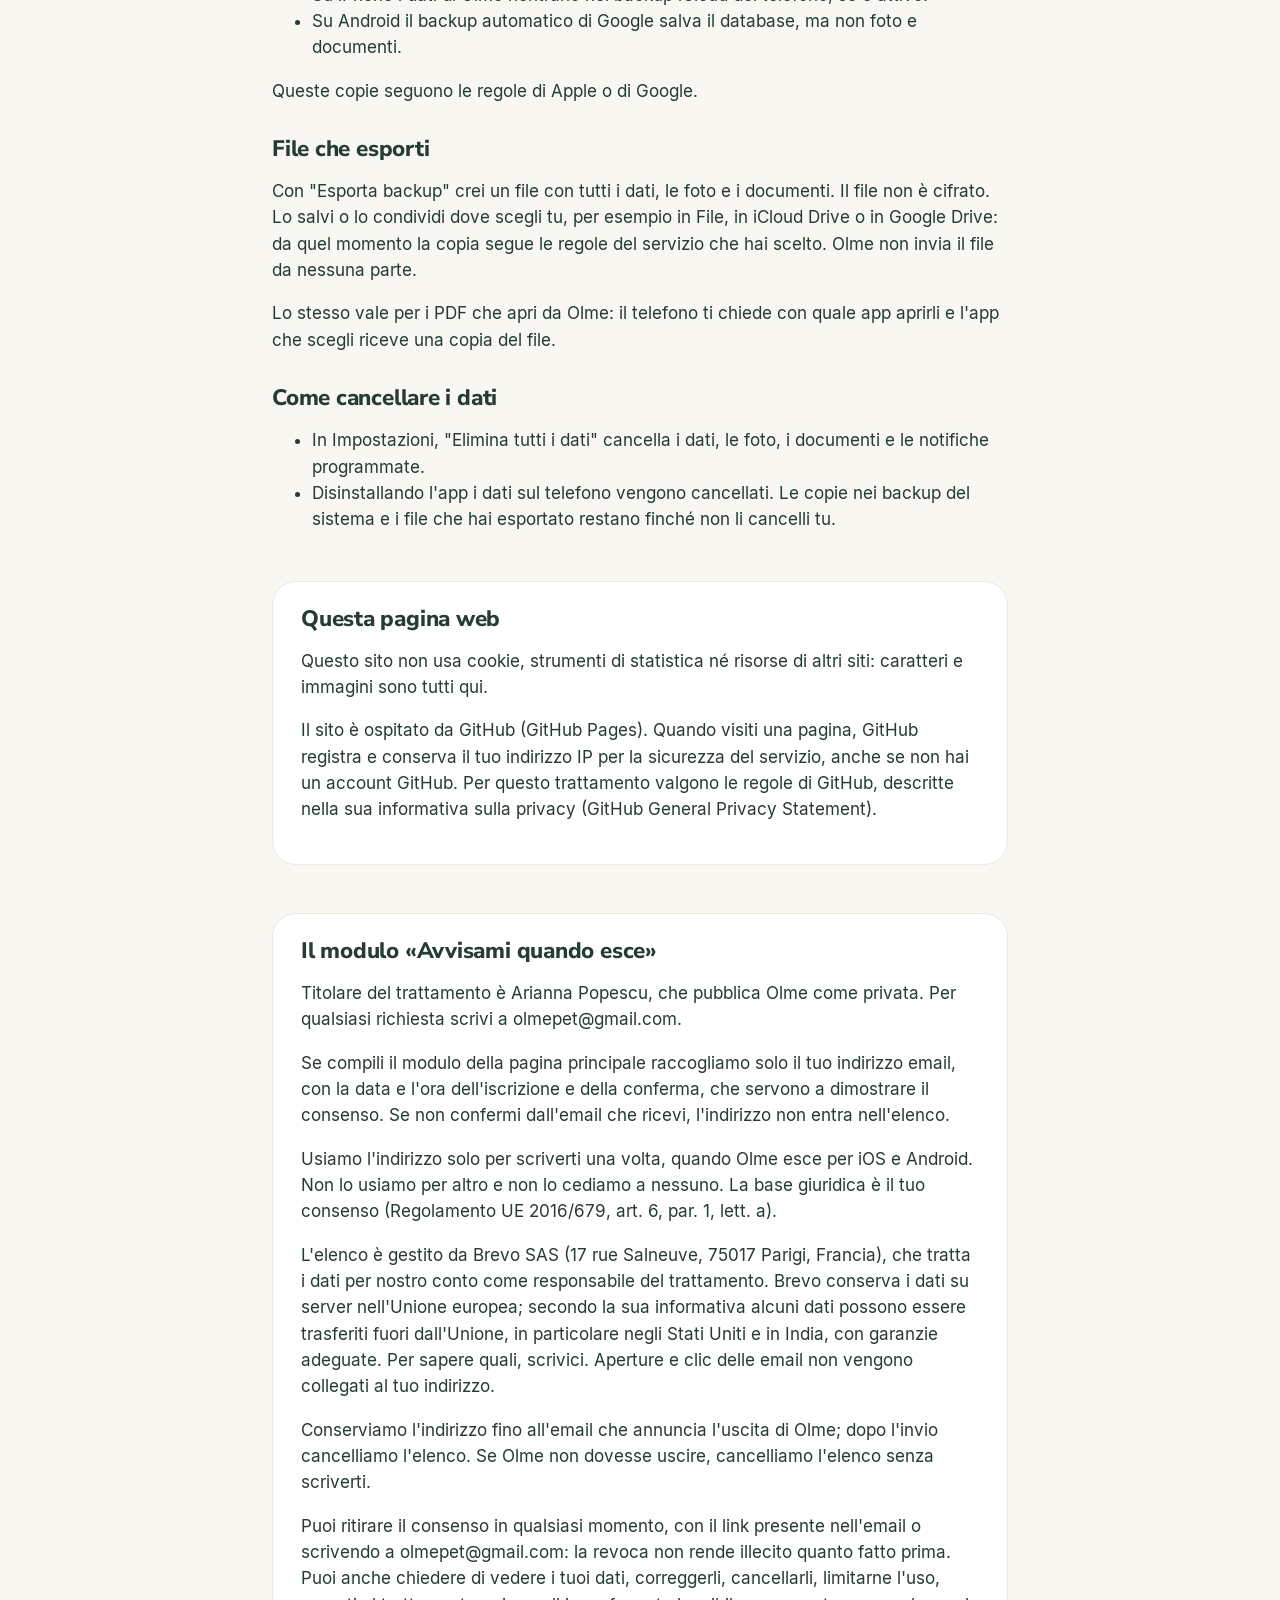
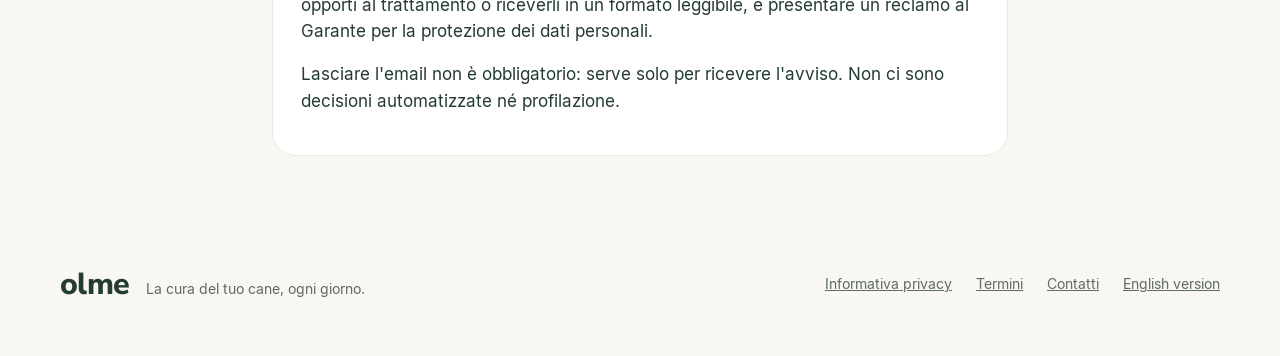
<file: privacy/index.html>
<!doctype html>
<html lang="it">
<head>
<meta charset="utf-8">
<meta name="viewport" content="width=device-width, initial-scale=1">
<meta http-equiv="Content-Security-Policy" content="default-src 'none'; img-src 'self'; style-src 'self'; font-src 'self'; base-uri 'none'; form-action 'none'">
<meta name="referrer" content="no-referrer">
<title>Informativa sulla privacy – Olme</title>
<meta name="description" content="Come Olme tratta i dati: niente account né server, i dati del tuo cane restano sul telefono. Cosa succede con backup, file esportati ed e-mail di supporto.">
<meta name="theme-color" content="#F8F7F2">
<link rel="icon" type="image/png" sizes="32x32" href="../images/favicon-32.png">
<link rel="icon" type="image/png" sizes="192x192" href="../images/icon-192.png">
<link rel="apple-touch-icon" href="../images/apple-touch-icon.png">
<meta name="google-site-verification" content="nttL3CRYEGEut2XsHK3k93RiEYmz_cqAZrpjN-RmA4s">
<link rel="canonical" href="https://ariannapopescu.github.io/olme-site/privacy/">
<link rel="alternate" hreflang="it" href="https://ariannapopescu.github.io/olme-site/privacy/">
<link rel="alternate" hreflang="en" href="https://ariannapopescu.github.io/olme-site/en/privacy/">
<link rel="alternate" hreflang="x-default" href="https://ariannapopescu.github.io/olme-site/privacy/">
<meta property="og:type" content="website">
<meta property="og:site_name" content="Olme">
<meta property="og:title" content="Informativa sulla privacy – Olme">
<meta property="og:description" content="Come Olme tratta i dati: niente account né server, i dati del tuo cane restano sul telefono. Cosa succede con backup, file esportati ed e-mail di supporto.">
<meta property="og:url" content="https://ariannapopescu.github.io/olme-site/privacy/">
<meta property="og:image" content="https://ariannapopescu.github.io/olme-site/images/og-it.png">
<meta property="og:image:width" content="1200">
<meta property="og:image:height" content="630">
<meta property="og:locale" content="it_IT">
<meta property="og:locale:alternate" content="en_US">
<meta name="twitter:card" content="summary_large_image">
<link rel="preload" href="../fonts/Inter-Regular.ttf" as="font" type="font/ttf" crossorigin>
<link rel="preload" href="../fonts/NunitoSans-ExtraBold.ttf" as="font" type="font/ttf" crossorigin>
<link rel="stylesheet" href="../styles.css?v=54b2aa95c2">
</head>
<body>
<a class="skip" href="#main">Vai al contenuto</a>
<header class="topbar"><div class="wrap topbar__inner">
<a class="logo" href="../" aria-label="Olme, pagina principale">olme</a>
<nav class="nav" aria-label="Menu principale"><ul>
<li><a href="../#funzionalita">Funzionalità</a></li>
<li><a href="../#perche-olme">Perché Olme</a></li>
<li><a href="../#faq">FAQ</a></li>
</ul></nav>
<div class="topbar__actions">
<a class="lang" href="../en/privacy/" hreflang="en" lang="en">EN<span class="visually-hidden"> English version</span></a>
<a class="button button--small" href="../#avvisami">Avvisami quando esce</a>
</div>
</div></header>
<main id="main"><div class="wrap legal-wrap"><article class="legal">
<h1>Informativa sulla privacy</h1>
<p class="updated">Ultimo aggiornamento: 2026-10-27</p>
<h2>In breve</h2>
<p>Olme non raccoglie e non trasmette dati. Non ci sono account né server: tutto quello che scrivi resta sul tuo telefono.</p>
<h2>Contatti</h2>
<p>Per domande su questa informativa scrivi a olmepet@gmail.com.</p>
<h2>Se ci scrivi</h2>
<p>Le e-mail che mandi a olmepet@gmail.com le riceve e le gestisce chi pubblica l'app, indicato come sviluppatore nella scheda dell'App Store o di Google Play.</p>
<p>Titolare di questo trattamento è Arianna Popescu, che pubblica Olme come privata.</p>
<p>Usiamo il tuo indirizzo e quello che scrivi solo per risponderti. Le e-mail passano dal servizio di posta Gmail di Google e vengono cancellate entro 12 mesi dall'ultima risposta.</p>
<p>Puoi chiedere in qualsiasi momento di vedere o cancellare le tue e-mail scrivendo allo stesso indirizzo. Puoi anche presentare un reclamo al Garante per la protezione dei dati personali.</p>
<h2>Quali dati gestisce l'app</h2>
<ul><li>I dati dei tuoi cani che inserisci tu: nome, razza, nascita, microchip, libretto sanitario, peso, agenda, comportamento, attività, allenamento e alimentazione.</li><li>Le foto del cane e i documenti che aggiungi.</li><li>Le note libere, che possono contenere anche dati di altre persone, per esempio il nome e il telefono del veterinario.</li><li>Le tue impostazioni: lingua, aspetto e unità della durata delle attività (minuti o ore).</li></ul>
<p>L'app non chiede dati sulla tua salute e non serve inserire dati su di te.</p>
<h2>Dove restano i dati</h2>
<p>I dati stanno nella cartella privata dell'app sul tuo telefono. Le foto vengono salvate di nuovo senza i dati di posizione e gli altri dati della fotocamera. I PDF vengono copiati così come sono, compresi i dati interni del file, come l'autore o il programma che lo ha creato.</p>
<h2>Rete, tracciamento e pubblicità</h2>
<p>Olme non si collega a internet, non usa strumenti di analisi o di segnalazione degli errori, non mostra pubblicità e non crea profili. I link che tocchi, come la fonte del peso di riferimento, si aprono nel browser del telefono, fuori dall'app.</p>
<h2>Notifiche</h2>
<p>I promemoria sono notifiche locali, programmate sul telefono. Nessun dato esce dal telefono. Il titolo della notifica è il nome del cane e il testo è il titolo del promemoria: compaiono anche a schermo bloccato, se il telefono lo consente.</p>
<h2>Backup del telefono</h2>
<ul><li>Su iPhone i dati di Olme rientrano nel backup iCloud del telefono, se è attivo.</li><li>Su Android il backup automatico di Google salva il database, ma non foto e documenti.</li></ul>
<p>Queste copie seguono le regole di Apple o di Google.</p>
<h2>File che esporti</h2>
<p>Con &quot;Esporta backup&quot; crei un file con tutti i dati, le foto e i documenti. Il file non è cifrato. Lo salvi o lo condividi dove scegli tu, per esempio in File, in iCloud Drive o in Google Drive: da quel momento la copia segue le regole del servizio che hai scelto. Olme non invia il file da nessuna parte.</p>
<p>Lo stesso vale per i PDF che apri da Olme: il telefono ti chiede con quale app aprirli e l'app che scegli riceve una copia del file.</p>
<h2>Come cancellare i dati</h2>
<ul><li>In Impostazioni, &quot;Elimina tutti i dati&quot; cancella i dati, le foto, i documenti e le notifiche programmate.</li><li>Disinstallando l'app i dati sul telefono vengono cancellati. Le copie nei backup del sistema e i file che hai esportato restano finché non li cancelli tu.</li></ul>
</article><section class="site-note" aria-labelledby="site-note-title">
<h2 id="site-note-title">Questa pagina web</h2>
<p>Questo sito non usa cookie, strumenti di statistica né risorse di altri siti: caratteri e immagini sono tutti qui.</p>
<p>Il sito è ospitato da GitHub (GitHub Pages). Quando visiti una pagina, GitHub registra e conserva il tuo indirizzo IP per la sicurezza del servizio, anche se non hai un account GitHub. Per questo trattamento valgono le regole di GitHub, descritte nella sua informativa sulla privacy (GitHub General Privacy Statement).</p>
</section>
<section id="avvisami" class="site-note" aria-labelledby="waitlist-privacy-title">
<h2 id="waitlist-privacy-title">Il modulo «Avvisami quando esce»</h2>
<p>Titolare del trattamento è Arianna Popescu, che pubblica Olme come privata. Per qualsiasi richiesta scrivi a olmepet@gmail.com.</p>
<p>Se compili il modulo della pagina principale raccogliamo solo il tuo indirizzo email, con la data e l'ora dell'iscrizione e della conferma, che servono a dimostrare il consenso. Se non confermi dall'email che ricevi, l'indirizzo non entra nell'elenco.</p>
<p>Usiamo l'indirizzo solo per scriverti una volta, quando Olme esce per iOS e Android. Non lo usiamo per altro e non lo cediamo a nessuno. La base giuridica è il tuo consenso (Regolamento UE 2016/679, art. 6, par. 1, lett. a).</p>
<p>L'elenco è gestito da Brevo SAS (17 rue Salneuve, 75017 Parigi, Francia), che tratta i dati per nostro conto come responsabile del trattamento. Brevo conserva i dati su server nell'Unione europea; secondo la sua informativa alcuni dati possono essere trasferiti fuori dall'Unione, in particolare negli Stati Uniti e in India, con garanzie adeguate. Per sapere quali, scrivici. Aperture e clic delle email non vengono collegati al tuo indirizzo.</p>
<p>Conserviamo l'indirizzo fino all'email che annuncia l'uscita di Olme; dopo l'invio cancelliamo l'elenco. Se Olme non dovesse uscire, cancelliamo l'elenco senza scriverti.</p>
<p>Puoi ritirare il consenso in qualsiasi momento, con il link presente nell'email o scrivendo a olmepet@gmail.com: la revoca non rende illecito quanto fatto prima. Puoi anche chiedere di vedere i tuoi dati, correggerli, cancellarli, limitarne l'uso, opporti al trattamento o riceverli in un formato leggibile, e presentare un reclamo al Garante per la protezione dei dati personali.</p>
<p>Lasciare l'email non è obbligatorio: serve solo per ricevere l'avviso. Non ci sono decisioni automatizzate né profilazione.</p>
</section></div></main>
<footer class="footer"><div class="wrap footer__inner">
<div class="footer__brand"><span class="logo">olme</span><p>La cura del tuo cane, ogni giorno.</p></div>
<ul class="footer__links">
<li><a href="../privacy/">Informativa privacy</a></li>
<li><a href="../termini/">Termini</a></li>
<li><a href="mailto:olmepet@gmail.com">Contatti</a></li>
<li><a href="../en/privacy/" hreflang="en" lang="en">English version</a></li>
</ul>
</div></footer>
</body>
</html>
</file>
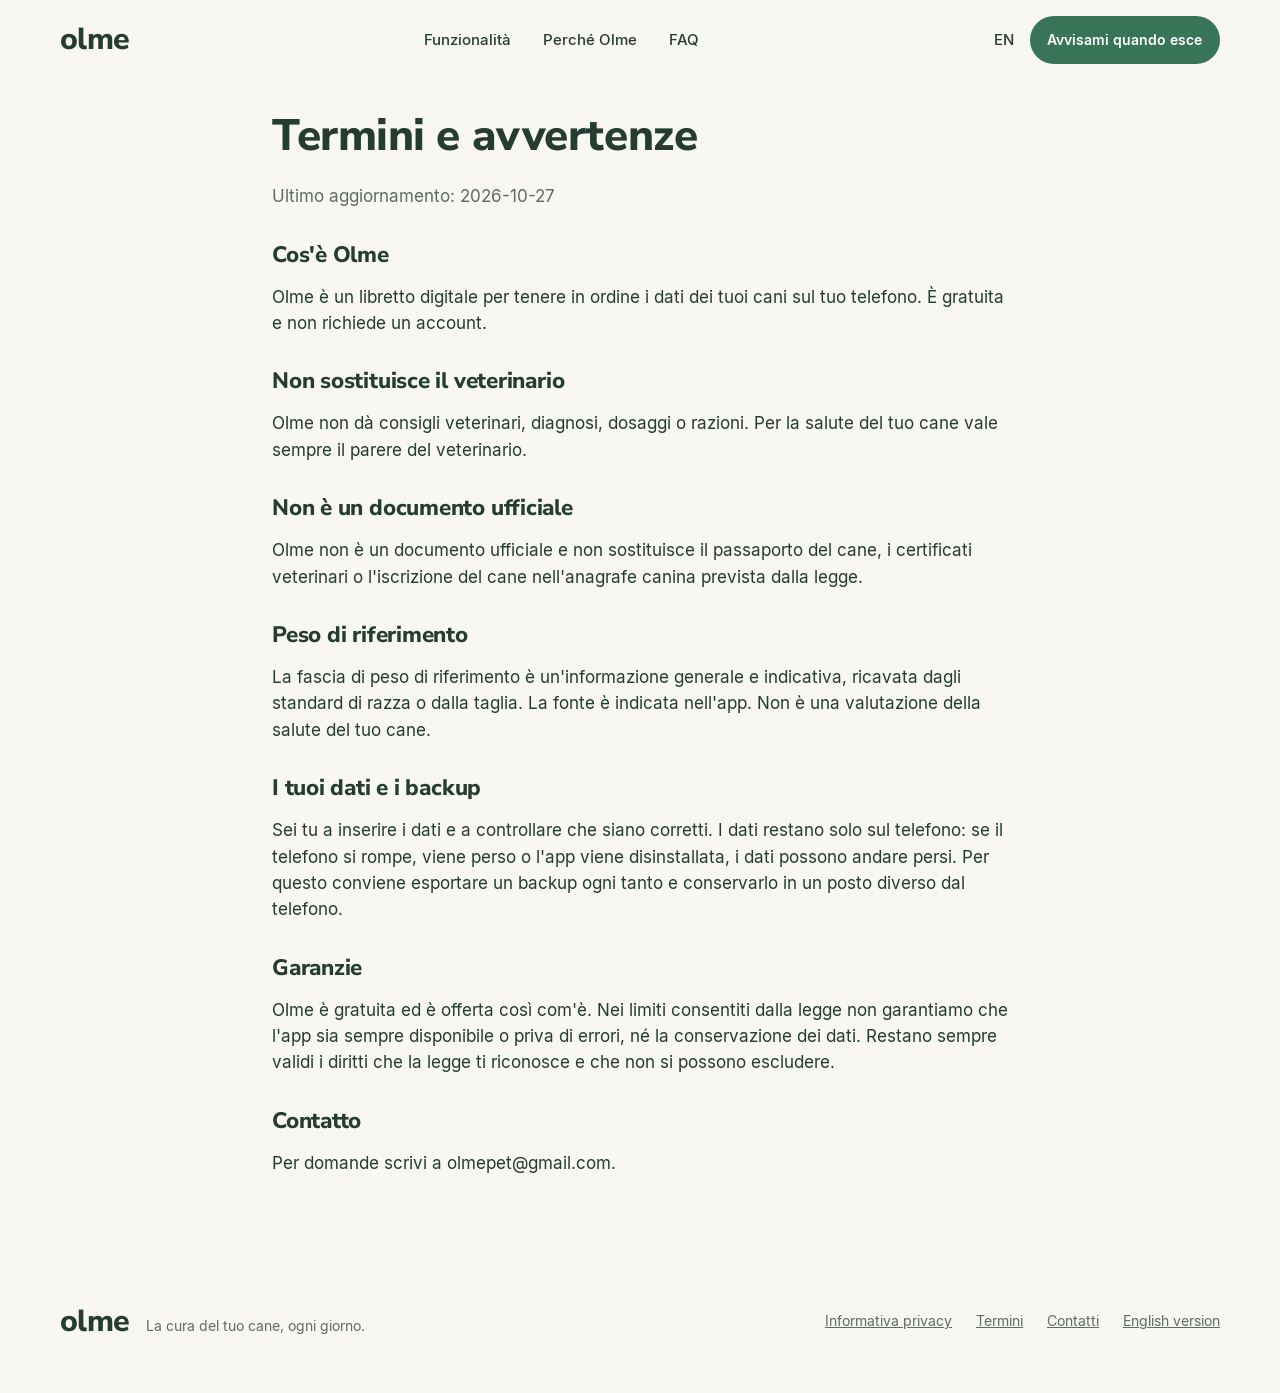
<file: termini/index.html>
<!doctype html>
<html lang="it">
<head>
<meta charset="utf-8">
<meta name="viewport" content="width=device-width, initial-scale=1">
<meta http-equiv="Content-Security-Policy" content="default-src 'none'; img-src 'self'; style-src 'self'; font-src 'self'; base-uri 'none'; form-action 'none'">
<meta name="referrer" content="no-referrer">
<title>Termini e avvertenze – Olme</title>
<meta name="description" content="Termini d'uso di Olme: non sostituisce il veterinario né il libretto e l'anagrafe canina; dati e backup restano sotto il tuo controllo.">
<meta name="theme-color" content="#F8F7F2">
<link rel="icon" type="image/png" sizes="32x32" href="../images/favicon-32.png">
<link rel="icon" type="image/png" sizes="192x192" href="../images/icon-192.png">
<link rel="apple-touch-icon" href="../images/apple-touch-icon.png">
<meta name="google-site-verification" content="nttL3CRYEGEut2XsHK3k93RiEYmz_cqAZrpjN-RmA4s">
<link rel="canonical" href="https://ariannapopescu.github.io/olme-site/termini/">
<link rel="alternate" hreflang="it" href="https://ariannapopescu.github.io/olme-site/termini/">
<link rel="alternate" hreflang="en" href="https://ariannapopescu.github.io/olme-site/en/terms/">
<link rel="alternate" hreflang="x-default" href="https://ariannapopescu.github.io/olme-site/termini/">
<meta property="og:type" content="website">
<meta property="og:site_name" content="Olme">
<meta property="og:title" content="Termini e avvertenze – Olme">
<meta property="og:description" content="Termini d'uso di Olme: non sostituisce il veterinario né il libretto e l'anagrafe canina; dati e backup restano sotto il tuo controllo.">
<meta property="og:url" content="https://ariannapopescu.github.io/olme-site/termini/">
<meta property="og:image" content="https://ariannapopescu.github.io/olme-site/images/og-it.png">
<meta property="og:image:width" content="1200">
<meta property="og:image:height" content="630">
<meta property="og:locale" content="it_IT">
<meta property="og:locale:alternate" content="en_US">
<meta name="twitter:card" content="summary_large_image">
<link rel="preload" href="../fonts/Inter-Regular.ttf" as="font" type="font/ttf" crossorigin>
<link rel="preload" href="../fonts/NunitoSans-ExtraBold.ttf" as="font" type="font/ttf" crossorigin>
<link rel="stylesheet" href="../styles.css?v=54b2aa95c2">
</head>
<body>
<a class="skip" href="#main">Vai al contenuto</a>
<header class="topbar"><div class="wrap topbar__inner">
<a class="logo" href="../" aria-label="Olme, pagina principale">olme</a>
<nav class="nav" aria-label="Menu principale"><ul>
<li><a href="../#funzionalita">Funzionalità</a></li>
<li><a href="../#perche-olme">Perché Olme</a></li>
<li><a href="../#faq">FAQ</a></li>
</ul></nav>
<div class="topbar__actions">
<a class="lang" href="../en/terms/" hreflang="en" lang="en">EN<span class="visually-hidden"> English version</span></a>
<a class="button button--small" href="../#avvisami">Avvisami quando esce</a>
</div>
</div></header>
<main id="main"><div class="wrap legal-wrap"><article class="legal">
<h1>Termini e avvertenze</h1>
<p class="updated">Ultimo aggiornamento: 2026-10-27</p>
<h2>Cos'è Olme</h2>
<p>Olme è un libretto digitale per tenere in ordine i dati dei tuoi cani sul tuo telefono. È gratuita e non richiede un account.</p>
<h2>Non sostituisce il veterinario</h2>
<p>Olme non dà consigli veterinari, diagnosi, dosaggi o razioni. Per la salute del tuo cane vale sempre il parere del veterinario.</p>
<h2>Non è un documento ufficiale</h2>
<p>Olme non è un documento ufficiale e non sostituisce il passaporto del cane, i certificati veterinari o l'iscrizione del cane nell'anagrafe canina prevista dalla legge.</p>
<h2>Peso di riferimento</h2>
<p>La fascia di peso di riferimento è un'informazione generale e indicativa, ricavata dagli standard di razza o dalla taglia. La fonte è indicata nell'app. Non è una valutazione della salute del tuo cane.</p>
<h2>I tuoi dati e i backup</h2>
<p>Sei tu a inserire i dati e a controllare che siano corretti. I dati restano solo sul telefono: se il telefono si rompe, viene perso o l'app viene disinstallata, i dati possono andare persi. Per questo conviene esportare un backup ogni tanto e conservarlo in un posto diverso dal telefono.</p>
<h2>Garanzie</h2>
<p>Olme è gratuita ed è offerta così com'è. Nei limiti consentiti dalla legge non garantiamo che l'app sia sempre disponibile o priva di errori, né la conservazione dei dati. Restano sempre validi i diritti che la legge ti riconosce e che non si possono escludere.</p>
<h2>Contatto</h2>
<p>Per domande scrivi a olmepet@gmail.com.</p>
</article></div></main>
<footer class="footer"><div class="wrap footer__inner">
<div class="footer__brand"><span class="logo">olme</span><p>La cura del tuo cane, ogni giorno.</p></div>
<ul class="footer__links">
<li><a href="../privacy/">Informativa privacy</a></li>
<li><a href="../termini/">Termini</a></li>
<li><a href="mailto:olmepet@gmail.com">Contatti</a></li>
<li><a href="../en/terms/" hreflang="en" lang="en">English version</a></li>
</ul>
</div></footer>
</body>
</html>
</file>
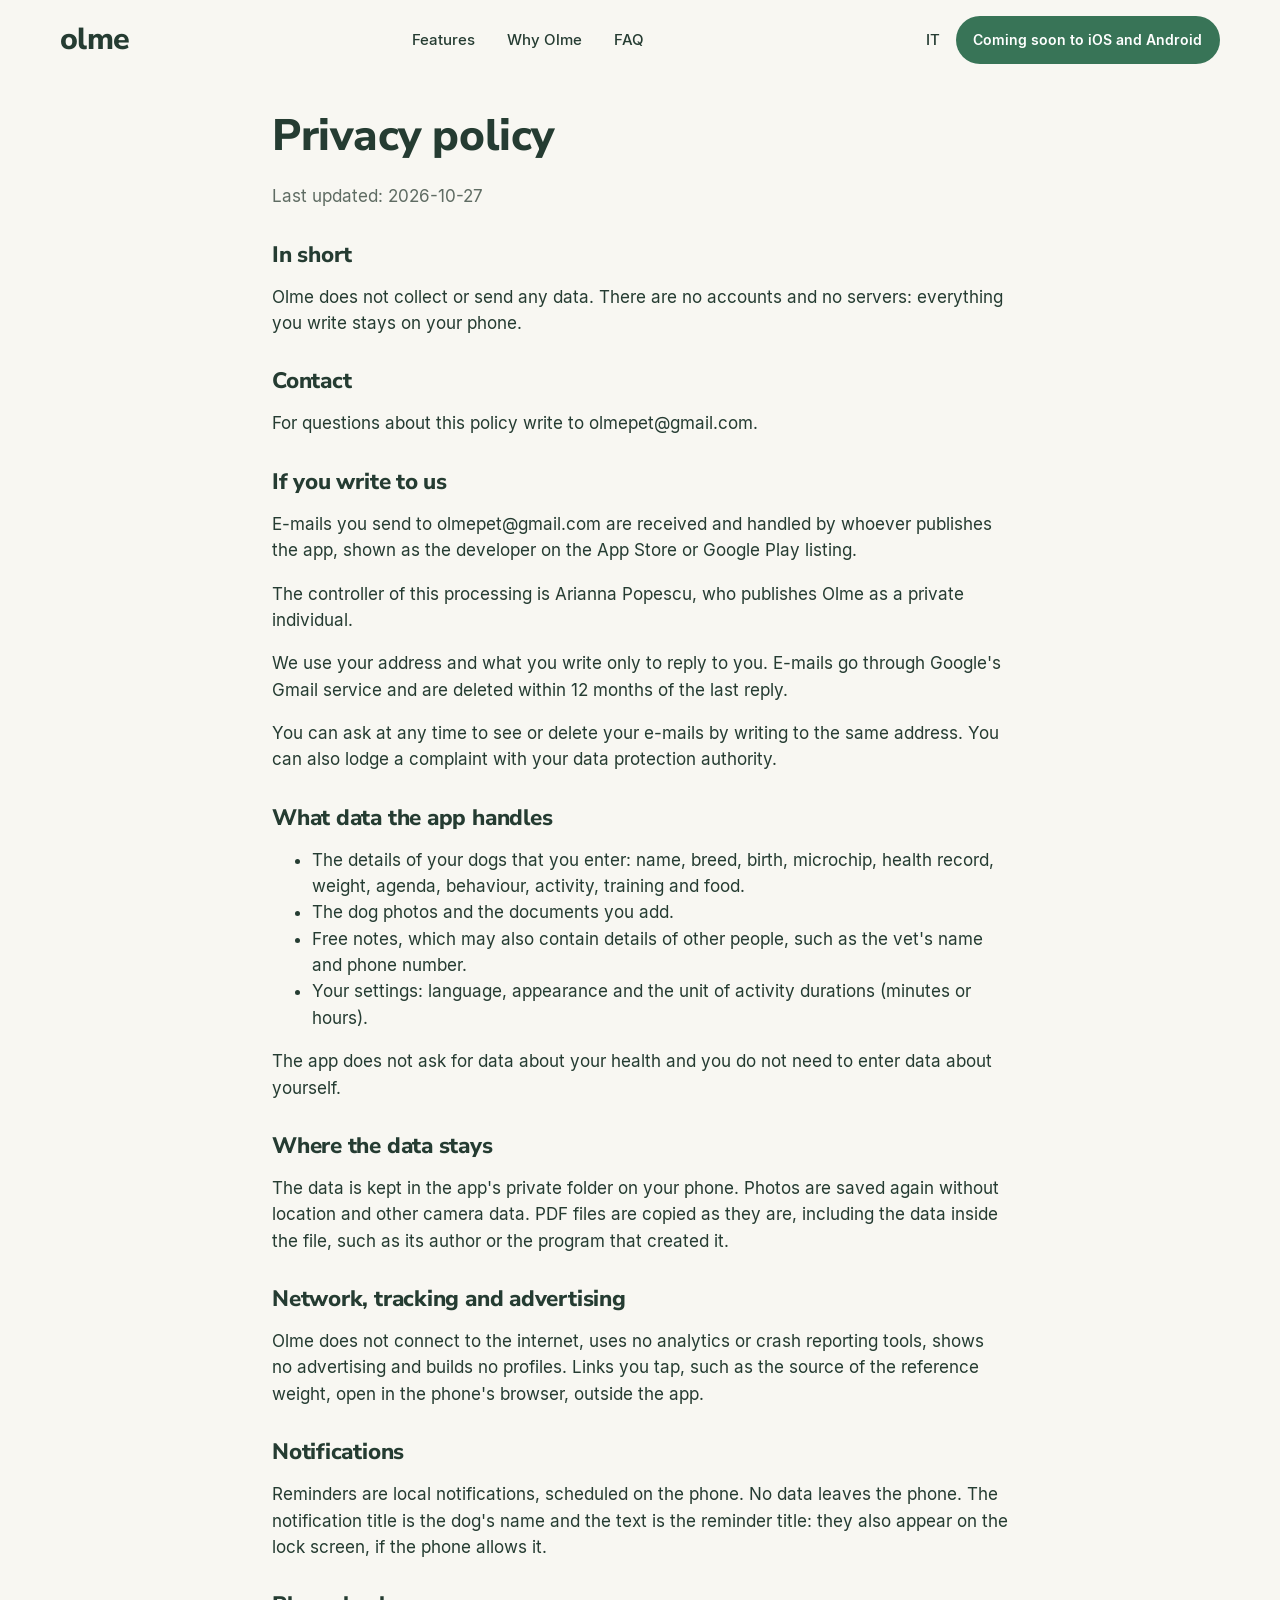
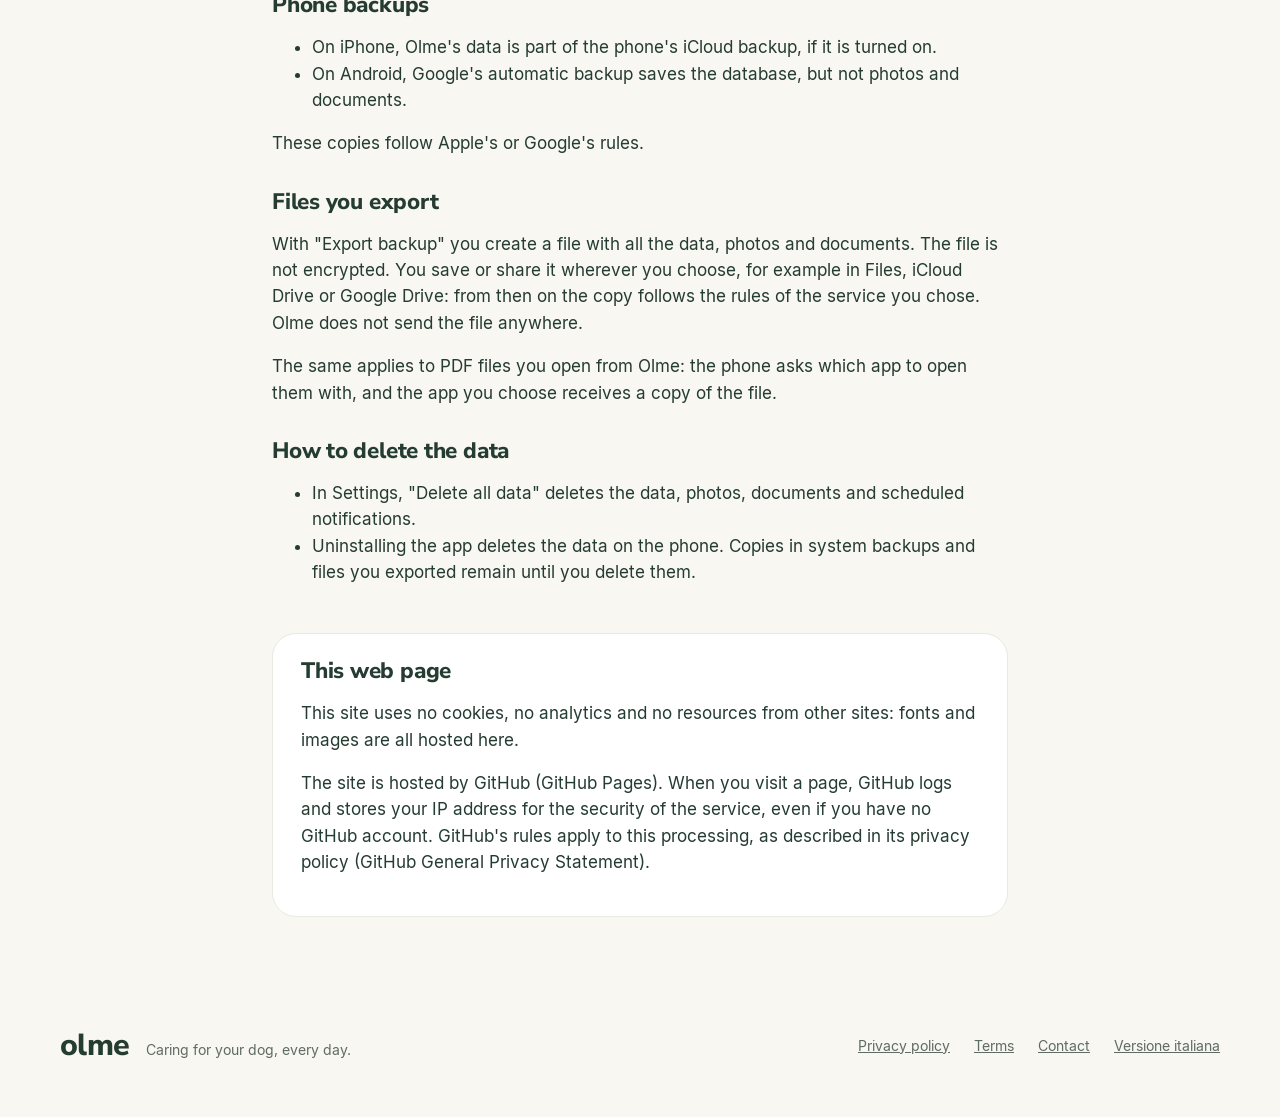
<file: en/privacy/index.html>
<!doctype html>
<html lang="en">
<head>
<meta charset="utf-8">
<meta name="viewport" content="width=device-width, initial-scale=1">
<meta http-equiv="Content-Security-Policy" content="default-src 'none'; img-src 'self'; style-src 'self'; font-src 'self'; base-uri 'none'; form-action 'none'">
<meta name="referrer" content="no-referrer">
<title>Privacy policy – Olme</title>
<meta name="description" content="How Olme handles data: no account, no servers, your dog's data stays on your phone. What happens with backups, exported files and support e-mails.">
<meta name="theme-color" content="#F8F7F2">
<link rel="icon" type="image/png" sizes="32x32" href="../../images/favicon-32.png">
<link rel="icon" type="image/png" sizes="192x192" href="../../images/icon-192.png">
<link rel="apple-touch-icon" href="../../images/apple-touch-icon.png">
<meta name="google-site-verification" content="nttL3CRYEGEut2XsHK3k93RiEYmz_cqAZrpjN-RmA4s">
<link rel="canonical" href="https://ariannapopescu.github.io/olme-site/en/privacy/">
<link rel="alternate" hreflang="it" href="https://ariannapopescu.github.io/olme-site/privacy/">
<link rel="alternate" hreflang="en" href="https://ariannapopescu.github.io/olme-site/en/privacy/">
<link rel="alternate" hreflang="x-default" href="https://ariannapopescu.github.io/olme-site/privacy/">
<meta property="og:type" content="website">
<meta property="og:site_name" content="Olme">
<meta property="og:title" content="Privacy policy – Olme">
<meta property="og:description" content="How Olme handles data: no account, no servers, your dog's data stays on your phone. What happens with backups, exported files and support e-mails.">
<meta property="og:url" content="https://ariannapopescu.github.io/olme-site/en/privacy/">
<meta property="og:image" content="https://ariannapopescu.github.io/olme-site/images/og-en.png">
<meta property="og:image:width" content="1200">
<meta property="og:image:height" content="630">
<meta property="og:locale" content="en_US">
<meta property="og:locale:alternate" content="it_IT">
<meta name="twitter:card" content="summary_large_image">
<link rel="preload" href="../../fonts/Inter-Regular.ttf" as="font" type="font/ttf" crossorigin>
<link rel="preload" href="../../fonts/NunitoSans-ExtraBold.ttf" as="font" type="font/ttf" crossorigin>
<link rel="stylesheet" href="../../styles.css?v=54b2aa95c2">
</head>
<body>
<a class="skip" href="#main">Skip to content</a>
<header class="topbar"><div class="wrap topbar__inner">
<a class="logo" href="../../en/" aria-label="Olme, home page">olme</a>
<nav class="nav" aria-label="Main menu"><ul>
<li><a href="../../en/#features">Features</a></li>
<li><a href="../../en/#why-olme">Why Olme</a></li>
<li><a href="../../en/#faq">FAQ</a></li>
</ul></nav>
<div class="topbar__actions">
<a class="lang" href="../../privacy/" hreflang="it" lang="it">IT<span class="visually-hidden"> Versione italiana</span></a>
<button type="button" class="button button--small" aria-disabled="true">Coming soon to iOS and Android</button>
</div>
</div></header>
<main id="main"><div class="wrap legal-wrap"><article class="legal">
<h1>Privacy policy</h1>
<p class="updated">Last updated: 2026-10-27</p>
<h2>In short</h2>
<p>Olme does not collect or send any data. There are no accounts and no servers: everything you write stays on your phone.</p>
<h2>Contact</h2>
<p>For questions about this policy write to olmepet@gmail.com.</p>
<h2>If you write to us</h2>
<p>E-mails you send to olmepet@gmail.com are received and handled by whoever publishes the app, shown as the developer on the App Store or Google Play listing.</p>
<p>The controller of this processing is Arianna Popescu, who publishes Olme as a private individual.</p>
<p>We use your address and what you write only to reply to you. E-mails go through Google's Gmail service and are deleted within 12 months of the last reply.</p>
<p>You can ask at any time to see or delete your e-mails by writing to the same address. You can also lodge a complaint with your data protection authority.</p>
<h2>What data the app handles</h2>
<ul><li>The details of your dogs that you enter: name, breed, birth, microchip, health record, weight, agenda, behaviour, activity, training and food.</li><li>The dog photos and the documents you add.</li><li>Free notes, which may also contain details of other people, such as the vet's name and phone number.</li><li>Your settings: language, appearance and the unit of activity durations (minutes or hours).</li></ul>
<p>The app does not ask for data about your health and you do not need to enter data about yourself.</p>
<h2>Where the data stays</h2>
<p>The data is kept in the app's private folder on your phone. Photos are saved again without location and other camera data. PDF files are copied as they are, including the data inside the file, such as its author or the program that created it.</p>
<h2>Network, tracking and advertising</h2>
<p>Olme does not connect to the internet, uses no analytics or crash reporting tools, shows no advertising and builds no profiles. Links you tap, such as the source of the reference weight, open in the phone's browser, outside the app.</p>
<h2>Notifications</h2>
<p>Reminders are local notifications, scheduled on the phone. No data leaves the phone. The notification title is the dog's name and the text is the reminder title: they also appear on the lock screen, if the phone allows it.</p>
<h2>Phone backups</h2>
<ul><li>On iPhone, Olme's data is part of the phone's iCloud backup, if it is turned on.</li><li>On Android, Google's automatic backup saves the database, but not photos and documents.</li></ul>
<p>These copies follow Apple's or Google's rules.</p>
<h2>Files you export</h2>
<p>With &quot;Export backup&quot; you create a file with all the data, photos and documents. The file is not encrypted. You save or share it wherever you choose, for example in Files, iCloud Drive or Google Drive: from then on the copy follows the rules of the service you chose. Olme does not send the file anywhere.</p>
<p>The same applies to PDF files you open from Olme: the phone asks which app to open them with, and the app you choose receives a copy of the file.</p>
<h2>How to delete the data</h2>
<ul><li>In Settings, &quot;Delete all data&quot; deletes the data, photos, documents and scheduled notifications.</li><li>Uninstalling the app deletes the data on the phone. Copies in system backups and files you exported remain until you delete them.</li></ul>
</article><section class="site-note" aria-labelledby="site-note-title">
<h2 id="site-note-title">This web page</h2>
<p>This site uses no cookies, no analytics and no resources from other sites: fonts and images are all hosted here.</p>
<p>The site is hosted by GitHub (GitHub Pages). When you visit a page, GitHub logs and stores your IP address for the security of the service, even if you have no GitHub account. GitHub's rules apply to this processing, as described in its privacy policy (GitHub General Privacy Statement).</p>
</section></div></main>
<footer class="footer"><div class="wrap footer__inner">
<div class="footer__brand"><span class="logo">olme</span><p>Caring for your dog, every day.</p></div>
<ul class="footer__links">
<li><a href="../../en/privacy/">Privacy policy</a></li>
<li><a href="../../en/terms/">Terms</a></li>
<li><a href="mailto:olmepet@gmail.com">Contact</a></li>
<li><a href="../../privacy/" hreflang="it" lang="it">Versione italiana</a></li>
</ul>
</div></footer>
</body>
</html>
</file>
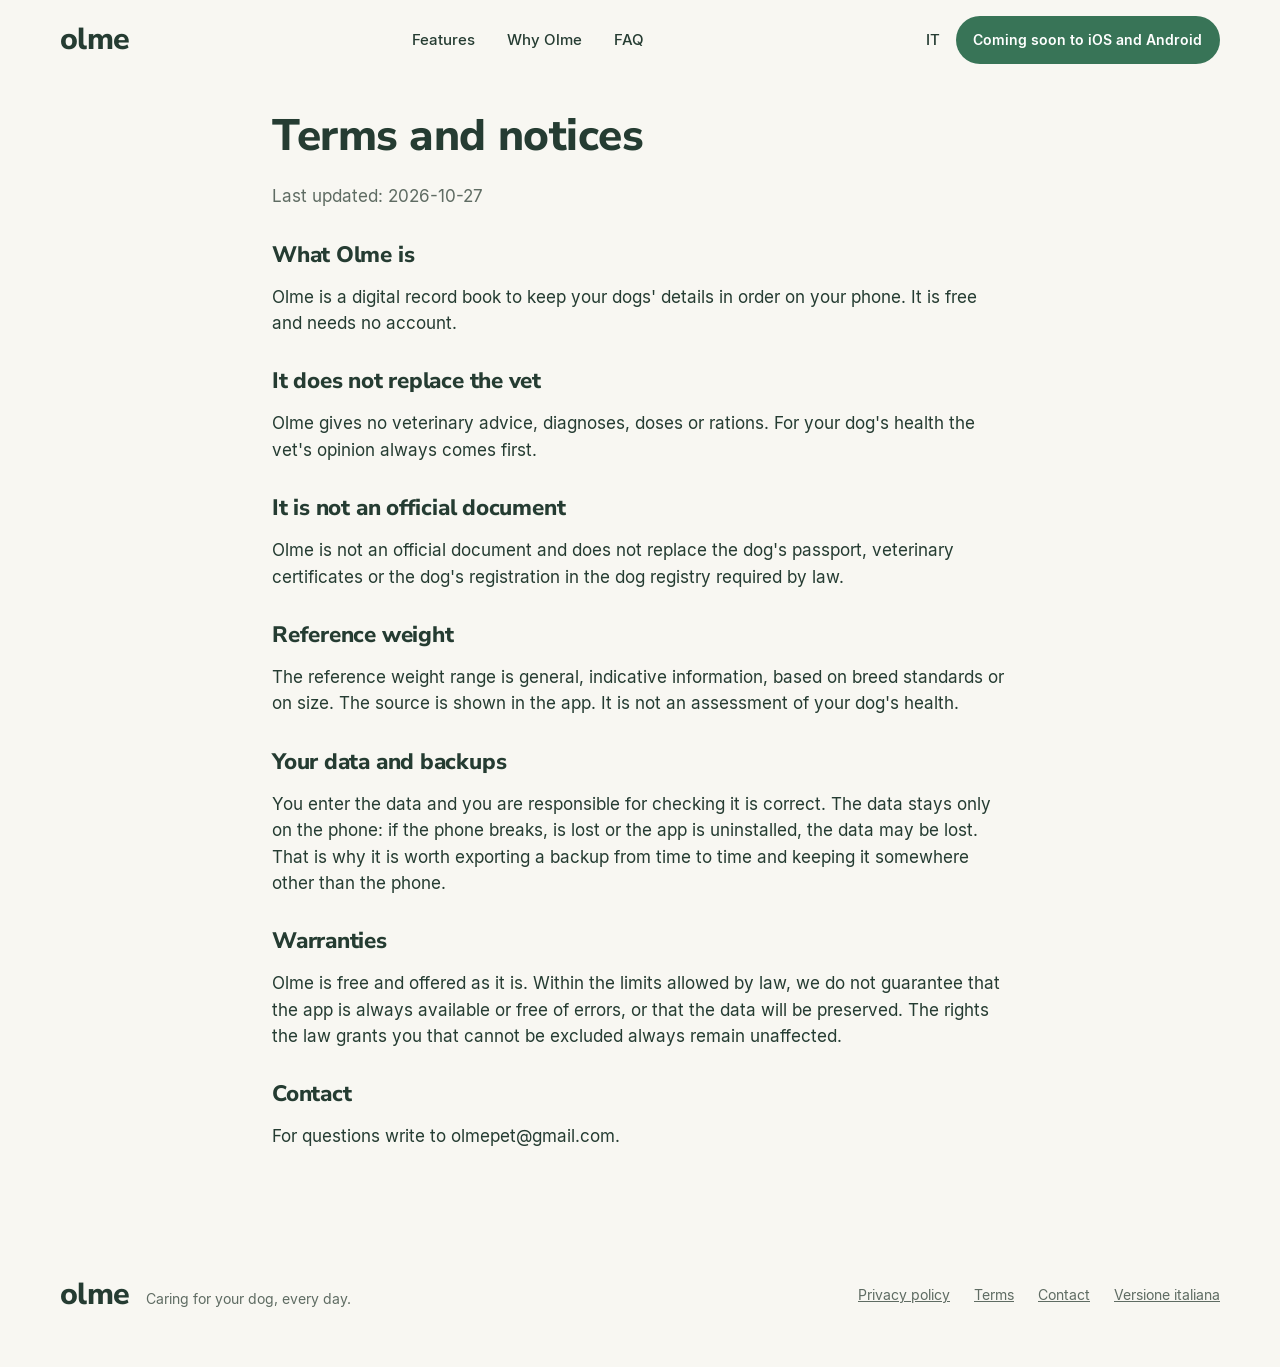
<file: en/terms/index.html>
<!doctype html>
<html lang="en">
<head>
<meta charset="utf-8">
<meta name="viewport" content="width=device-width, initial-scale=1">
<meta http-equiv="Content-Security-Policy" content="default-src 'none'; img-src 'self'; style-src 'self'; font-src 'self'; base-uri 'none'; form-action 'none'">
<meta name="referrer" content="no-referrer">
<title>Terms and notices – Olme</title>
<meta name="description" content="Olme's terms of use: it does not replace the vet, the official record or the dog registry; your data and backups stay under your control.">
<meta name="theme-color" content="#F8F7F2">
<link rel="icon" type="image/png" sizes="32x32" href="../../images/favicon-32.png">
<link rel="icon" type="image/png" sizes="192x192" href="../../images/icon-192.png">
<link rel="apple-touch-icon" href="../../images/apple-touch-icon.png">
<meta name="google-site-verification" content="nttL3CRYEGEut2XsHK3k93RiEYmz_cqAZrpjN-RmA4s">
<link rel="canonical" href="https://ariannapopescu.github.io/olme-site/en/terms/">
<link rel="alternate" hreflang="it" href="https://ariannapopescu.github.io/olme-site/termini/">
<link rel="alternate" hreflang="en" href="https://ariannapopescu.github.io/olme-site/en/terms/">
<link rel="alternate" hreflang="x-default" href="https://ariannapopescu.github.io/olme-site/termini/">
<meta property="og:type" content="website">
<meta property="og:site_name" content="Olme">
<meta property="og:title" content="Terms and notices – Olme">
<meta property="og:description" content="Olme's terms of use: it does not replace the vet, the official record or the dog registry; your data and backups stay under your control.">
<meta property="og:url" content="https://ariannapopescu.github.io/olme-site/en/terms/">
<meta property="og:image" content="https://ariannapopescu.github.io/olme-site/images/og-en.png">
<meta property="og:image:width" content="1200">
<meta property="og:image:height" content="630">
<meta property="og:locale" content="en_US">
<meta property="og:locale:alternate" content="it_IT">
<meta name="twitter:card" content="summary_large_image">
<link rel="preload" href="../../fonts/Inter-Regular.ttf" as="font" type="font/ttf" crossorigin>
<link rel="preload" href="../../fonts/NunitoSans-ExtraBold.ttf" as="font" type="font/ttf" crossorigin>
<link rel="stylesheet" href="../../styles.css?v=54b2aa95c2">
</head>
<body>
<a class="skip" href="#main">Skip to content</a>
<header class="topbar"><div class="wrap topbar__inner">
<a class="logo" href="../../en/" aria-label="Olme, home page">olme</a>
<nav class="nav" aria-label="Main menu"><ul>
<li><a href="../../en/#features">Features</a></li>
<li><a href="../../en/#why-olme">Why Olme</a></li>
<li><a href="../../en/#faq">FAQ</a></li>
</ul></nav>
<div class="topbar__actions">
<a class="lang" href="../../termini/" hreflang="it" lang="it">IT<span class="visually-hidden"> Versione italiana</span></a>
<button type="button" class="button button--small" aria-disabled="true">Coming soon to iOS and Android</button>
</div>
</div></header>
<main id="main"><div class="wrap legal-wrap"><article class="legal">
<h1>Terms and notices</h1>
<p class="updated">Last updated: 2026-10-27</p>
<h2>What Olme is</h2>
<p>Olme is a digital record book to keep your dogs' details in order on your phone. It is free and needs no account.</p>
<h2>It does not replace the vet</h2>
<p>Olme gives no veterinary advice, diagnoses, doses or rations. For your dog's health the vet's opinion always comes first.</p>
<h2>It is not an official document</h2>
<p>Olme is not an official document and does not replace the dog's passport, veterinary certificates or the dog's registration in the dog registry required by law.</p>
<h2>Reference weight</h2>
<p>The reference weight range is general, indicative information, based on breed standards or on size. The source is shown in the app. It is not an assessment of your dog's health.</p>
<h2>Your data and backups</h2>
<p>You enter the data and you are responsible for checking it is correct. The data stays only on the phone: if the phone breaks, is lost or the app is uninstalled, the data may be lost. That is why it is worth exporting a backup from time to time and keeping it somewhere other than the phone.</p>
<h2>Warranties</h2>
<p>Olme is free and offered as it is. Within the limits allowed by law, we do not guarantee that the app is always available or free of errors, or that the data will be preserved. The rights the law grants you that cannot be excluded always remain unaffected.</p>
<h2>Contact</h2>
<p>For questions write to olmepet@gmail.com.</p>
</article></div></main>
<footer class="footer"><div class="wrap footer__inner">
<div class="footer__brand"><span class="logo">olme</span><p>Caring for your dog, every day.</p></div>
<ul class="footer__links">
<li><a href="../../en/privacy/">Privacy policy</a></li>
<li><a href="../../en/terms/">Terms</a></li>
<li><a href="mailto:olmepet@gmail.com">Contact</a></li>
<li><a href="../../termini/" hreflang="it" lang="it">Versione italiana</a></li>
</ul>
</div></footer>
</body>
</html>
</file>
<file: styles.css>
:root {
  --bg: #F8F7F2;
  --surface: #FFFFFF;
  --surface-muted: #F8F7F2;
  --text: #253C32;
  --text-muted: #5F6C63;
  --border-subtle: #E9EAE2;
  --border-strong: #788079;
  --accent: #387457;
  --on-accent: #FFFFFF;
  --accent-soft: #EAF0E6;
  --accent-text: #387457;
  --success: #387457;
  --success-soft: #EAF0E6;
  --warning: #805019;
  --warning-soft: #FFF0DB;
  --danger: #A33E36;
  --danger-soft: #FBECE8;
  --on-danger: #FFFFFF;
  --info: #315F7A;
  --info-soft: #EAF2F7;
  --illustration: #F3C7A5;
  --profile-card: #EAF0E6;
  --data-track: #E9EAE2;
  --field-border: transparent;
  --shadow: #000000;
  --transparent: transparent;
  --scrim: rgba(0, 0, 0, 0.32);
}
/* Landing page of Olme (spec M10b). Colours come from the app tokens (variables above). */

@font-face {
  font-family: 'Inter';
  font-weight: 400;
  font-display: swap;
  src: url('fonts/Inter-Regular.ttf') format('truetype');
}
@font-face {
  font-family: 'Inter';
  font-weight: 500;
  font-display: swap;
  src: url('fonts/Inter-Medium.ttf') format('truetype');
}
@font-face {
  font-family: 'Inter';
  font-weight: 600;
  font-display: swap;
  src: url('fonts/Inter-SemiBold.ttf') format('truetype');
}
@font-face {
  font-family: 'Nunito Sans';
  font-weight: 700;
  font-display: swap;
  src: url('fonts/NunitoSans-Bold.ttf') format('truetype');
}
@font-face {
  font-family: 'Nunito Sans';
  font-weight: 800;
  font-display: swap;
  src: url('fonts/NunitoSans-ExtraBold.ttf') format('truetype');
}

*,
*::before,
*::after {
  box-sizing: border-box;
}

html {
  -webkit-text-size-adjust: 100%;
  scroll-behavior: auto;
}

body {
  margin: 0;
  background: var(--bg);
  color: var(--text);
  font-family: 'Inter', system-ui, sans-serif;
  font-size: 1.0625rem;
  line-height: 1.55;
}

h1,
h2,
h3 {
  font-family: 'Nunito Sans', system-ui, sans-serif;
  font-weight: 800;
  line-height: 1.12;
  margin: 0 0 0.5em;
  letter-spacing: -0.01em;
  text-wrap: balance;
}

a {
  color: var(--accent-text);
}

:focus-visible {
  outline: 3px solid var(--accent);
  outline-offset: 3px;
  border-radius: 6px;
}

img {
  max-width: 100%;
  height: auto;
  display: block;
}

.wrap {
  width: min(1160px, 100% - 2rem);
  margin-inline: auto;
}

.visually-hidden {
  position: absolute;
  width: 1px;
  height: 1px;
  overflow: hidden;
  clip: rect(0 0 0 0);
  white-space: nowrap;
}

.skip {
  position: absolute;
  left: 1rem;
  top: 0;
  transform: translateY(-110%);
  background: var(--surface);
  padding: 0.75rem 1rem;
  z-index: 10;
}
.skip:focus {
  top: 1rem;
  transform: none;
}

/* ---------- Shared pieces ---------- */

.pill {
  display: inline-block;
  margin: 0 0 1rem;
  padding: 0.3rem 0.85rem;
  border-radius: 999px;
  background: var(--accent-soft);
  color: var(--accent-text);
  font-size: 0.875rem;
  font-weight: 500;
}

.button {
  display: inline-flex;
  align-items: center;
  justify-content: center;
  min-height: 48px;
  padding: 0.75rem 1.6rem;
  border: 0;
  border-radius: 999px;
  background: var(--accent);
  color: var(--on-accent);
  font:
    600 1rem/1.2 'Inter',
    system-ui,
    sans-serif;
  cursor: default;
}
a.button {
  text-decoration: none;
  cursor: pointer;
}
.button--small {
  padding: 0.6rem 1.1rem;
  font-size: 0.875rem;
}
.button--large {
  min-height: 56px;
  padding: 0.95rem 2rem;
}

.note {
  margin: 0.75rem 0 0;
  color: var(--text-muted);
  font-size: 0.875rem;
}

.chip {
  display: inline-flex;
  align-items: center;
  justify-content: center;
  width: 56px;
  height: 56px;
  border-radius: 16px;
  background: color-mix(in srgb, var(--illustration) 28%, var(--surface));
  color: color-mix(in srgb, var(--illustration) 55%, var(--warning));
}
.chip--round {
  border-radius: 50%;
  background: var(--illustration);
  color: var(--surface);
}

.section-head {
  text-align: center;
  max-width: 46rem;
  margin: 0 auto 2.5rem;
}
.section-head .pill {
  text-transform: uppercase;
  letter-spacing: 0.04em;
  font-size: 0.75rem;
}
.section-head h2,
.routine__text h2,
.closing h2 {
  font-size: clamp(1.75rem, 1.2rem + 2.2vw, 2.5rem);
}

section {
  padding: clamp(3rem, 2rem + 4vw, 5.5rem) 0;
}

/* ---------- Top bar ---------- */

.topbar {
  padding: 1rem 0;
}
.topbar__inner {
  display: flex;
  align-items: center;
  gap: 1.5rem;
  flex-wrap: wrap;
}
.logo {
  font-family: 'Nunito Sans', system-ui, sans-serif;
  font-weight: 800;
  font-size: 1.9rem;
  letter-spacing: -0.02em;
  color: var(--text);
  text-decoration: none;
}
.nav {
  margin-inline: auto;
}
.nav ul {
  display: flex;
  gap: 2rem;
  list-style: none;
  margin: 0;
  padding: 0;
}
.nav a,
.lang {
  display: inline-flex;
  align-items: center;
  min-height: 48px;
  color: var(--text);
  text-decoration: none;
  font-size: 0.9375rem;
  font-weight: 500;
}
.nav a:hover,
.lang:hover {
  color: var(--accent-text);
}
.topbar__actions {
  display: flex;
  align-items: center;
  gap: 1rem;
}

/* ---------- Hero ---------- */

.hero {
  padding-top: 1.5rem;
  padding-bottom: 2rem;
  overflow: hidden;
}
.hero__grid {
  display: grid;
  grid-template-columns: 1.15fr 1fr;
  grid-template-areas:
    'text phone'
    'dog phone';
  column-gap: 1.5rem;
  align-items: start;
}
.hero__text {
  grid-area: text;
  position: relative;
  z-index: 2;
  padding-top: 2rem;
}
.hero h1 {
  font-size: clamp(2.4rem, 1.4rem + 3vw, 3.6rem);
  max-width: 15ch;
}
.lead {
  font-size: 1.1875rem;
  color: var(--text-muted);
  max-width: 30rem;
  margin: 0 0 2rem;
}
.blob {
  position: absolute;
  background: var(--accent-soft);
  border-radius: 46% 54% 42% 58% / 52% 40% 60% 48%;
}
.hero__dog {
  grid-area: dog;
  position: relative;
  z-index: 1;
  /* Slightly behind the phone, as in the mockup. */
  margin: -3rem -12.5rem 0 6.5rem;
}
.hero__dog img {
  position: relative;
  z-index: 1;
  width: 100%;
}
.blob--dog {
  inset: 18% 30% 4% 18%;
}
.hearts {
  position: absolute;
  z-index: 1;
  left: 4%;
  top: 22%;
  display: flex;
  align-items: flex-end;
  gap: 0.2rem;
  color: var(--illustration);
}
.hearts svg:last-child {
  margin-bottom: -1.75rem;
}
.hero__phone {
  grid-area: phone;
  position: relative;
  display: flex;
  justify-content: center;
  padding: 8rem 0 2rem;
}
.blob--phone {
  inset: 0 -12% 8% -6%;
  z-index: 0;
}
.phone {
  position: relative;
  width: min(320px, 100%);
  padding: 11px;
  border-radius: 46px;
  background: var(--text);
  box-shadow: 0 30px 60px -20px color-mix(in srgb, var(--text) 45%, transparent);
  z-index: 2;
}
.phone__screen {
  overflow: hidden;
  border-radius: 36px;
  background: var(--bg);
}
.phone__screen img {
  width: 100%;
}

/* ---------- Features ---------- */

.features__grid {
  display: grid;
  grid-template-columns: repeat(4, 1fr);
  gap: 1rem;
}
.feature {
  padding: 1.75rem 1.5rem;
  border-radius: 24px;
  background: var(--surface);
  border: 1px solid var(--border-subtle);
  box-shadow: 0 10px 30px -18px color-mix(in srgb, var(--text) 30%, transparent);
}
.feature h3 {
  margin: 1.25rem 0 0.4rem;
  font-size: 1.3rem;
  overflow-wrap: anywhere;
}
.feature p,
.reason p {
  margin: 0;
  color: var(--text-muted);
}

/* ---------- Routine ---------- */

.routine {
  background: color-mix(in srgb, var(--accent-soft) 55%, var(--bg));
  border-radius: 48px 48px 0 0;
}
.routine__grid {
  display: grid;
  grid-template-columns: 1.3fr 1fr;
  gap: 3rem;
  align-items: center;
}
.routine__stack {
  display: grid;
  grid-template-columns: 1fr 1fr 1.25fr;
  align-items: start;
}
/* The cards overlap a little, as in the mockup: each one sits in front of the previous. */
.routine__stack .mini-card {
  position: relative;
}
.routine__stack .mini-card + .mini-card {
  margin-left: -1.25rem;
}
.mini-card--weight {
  transform: rotate(-5deg);
}
.mini-card--activity {
  z-index: 1;
  transform: rotate(-2deg);
}
.mini-card--agenda {
  z-index: 2;
  transform: rotate(1.5deg);
}
.mini-card {
  padding: 1.25rem;
  border-radius: 20px;
  background: var(--surface);
  border: 1px solid var(--border-subtle);
  box-shadow: 0 16px 36px -22px color-mix(in srgb, var(--text) 35%, transparent);
  font-size: 0.8125rem;
}
.mini-card--weight {
  margin-top: 3rem;
}
.mini-card--activity {
  margin-top: 1.25rem;
}
.mini-card p {
  margin: 0;
}
.mini-card__title {
  display: flex;
  align-items: center;
  gap: 0.35rem;
  font-weight: 600;
  color: var(--text);
}
.mini-card__title svg {
  color: color-mix(in srgb, var(--illustration) 55%, var(--warning));
}
.mini-card__value {
  margin-top: 0.4rem;
  font:
    800 1.6rem/1.2 'Nunito Sans',
    system-ui,
    sans-serif;
}
.mini-card__note {
  color: var(--text-muted);
  font-size: 0.75rem;
}
.mini-chart {
  width: 100%;
  height: 70px;
  margin: 0.75rem 0;
}
.mini-chart path {
  fill: none;
  stroke: var(--accent);
  stroke-width: 2.5;
  vector-effect: non-scaling-stroke;
}
.mini-bars {
  width: 100%;
  height: 70px;
  margin-top: 0.75rem;
}
.mini-bars rect {
  fill: color-mix(in srgb, var(--accent) 45%, var(--surface));
}
.mini-days {
  display: flex;
  justify-content: space-around;
  color: var(--text-muted);
  font-size: 0.6875rem;
}
.mini-card ul {
  list-style: none;
  margin: 0.5rem 0 0;
  padding: 0;
}
.agenda-row {
  display: grid;
  grid-template-columns: 22px 34px 1fr;
  gap: 0.5rem;
  align-items: center;
  padding: 0.55rem 0;
  border-top: 1px solid var(--border-subtle);
}
.agenda-row:first-child {
  border-top: 0;
}
.agenda-row__check {
  display: inline-flex;
  align-items: center;
  justify-content: center;
  width: 20px;
  height: 20px;
  border-radius: 50%;
  border: 1.5px solid var(--border-subtle);
}
.agenda-row--done .agenda-row__check {
  background: var(--accent);
  border-color: var(--accent);
  color: var(--on-accent);
}
.agenda-row__date,
.agenda-row__text {
  display: flex;
  flex-direction: column;
  line-height: 1.25;
  font-size: 0.6875rem;
  color: var(--text-muted);
}
.agenda-row__date {
  align-items: center;
  padding: 0.2rem 0;
  border-radius: 8px;
  background: var(--bg);
}
.agenda-row__date b,
.agenda-row__text b {
  color: var(--text);
  font-size: 0.8125rem;
}
.routine__text p {
  color: var(--text-muted);
  max-width: 28rem;
}
.arrow-link {
  display: inline-flex;
  align-items: center;
  gap: 0.4rem;
  min-height: 48px;
  font-weight: 600;
  text-decoration: none;
}

/* ---------- Why ---------- */

.why__list {
  display: grid;
  grid-template-columns: repeat(3, 1fr);
  gap: 2rem;
  list-style: none;
  margin: 0;
  padding: 0;
  text-align: center;
}
.reason h3 {
  margin: 1rem 0 0.35rem;
  font-size: 1.2rem;
}

/* ---------- FAQ ---------- */

.faq__wrap {
  max-width: 48rem;
}
.faq__item {
  border-bottom: 1px solid var(--border-subtle);
}
.faq__item summary {
  display: flex;
  align-items: center;
  min-height: 56px;
  padding: 0.75rem 0;
  font-weight: 600;
  cursor: pointer;
}
.faq__item p {
  margin: 0 0 1.25rem;
  color: var(--text-muted);
}

/* ---------- Waitlist (Italian landing only, ADR-0103) ---------- */

.waitlist__card {
  display: grid;
  grid-template-columns: 1fr 1fr;
  gap: 2rem 3rem;
  align-items: start;
  padding: clamp(2rem, 1.5rem + 3vw, 3.5rem);
  border-radius: 36px;
  background: var(--surface);
  border: 1px solid var(--border-subtle);
}
.waitlist__text h2 {
  font-size: clamp(1.75rem, 1.2rem + 2.2vw, 2.5rem);
}
.waitlist__text p {
  color: var(--text-muted);
  margin: 0;
}
.waitlist__form {
  display: grid;
  gap: 0.75rem;
}
.waitlist__label {
  font-weight: 600;
}
.waitlist__input {
  min-height: 52px;
  padding: 0.75rem 1rem;
  border: 1px solid var(--border-strong);
  border-radius: 14px;
  background: var(--surface);
  color: var(--text);
  font: inherit;
}
.waitlist__consent {
  display: flex;
  gap: 0.75rem;
  align-items: flex-start;
  font-size: 0.9375rem;
}
.waitlist__consent input {
  flex: none;
  width: 24px;
  height: 24px;
  margin: 0.1rem 0 0;
  accent-color: var(--accent);
}
.waitlist__trap {
  position: absolute;
  left: -10000px;
  width: 1px;
  height: 1px;
  overflow: hidden;
}
.button--submit {
  justify-self: start;
  cursor: pointer;
}

/* ---------- Closing ---------- */

.closing__card {
  display: grid;
  grid-template-columns: 1fr 1fr;
  align-items: stretch;
  overflow: hidden;
  border-radius: 36px;
  background: var(--accent-soft);
}
.closing__text {
  padding: clamp(2rem, 1.5rem + 3vw, 3.5rem);
  align-self: center;
}
.closing__text p {
  color: var(--text-muted);
  margin: 0 0 1.75rem;
}
.closing__photo {
  width: 100%;
  height: 100%;
  min-height: 320px;
  object-fit: cover;
  border-radius: 48% 0 0 0 / 60% 0 0 0;
}

/* ---------- Footer ---------- */

.footer {
  padding: 2.5rem 0 3rem;
}
.footer__inner {
  display: flex;
  flex-wrap: wrap;
  align-items: center;
  justify-content: space-between;
  gap: 1rem 2rem;
}
.footer__brand {
  display: flex;
  align-items: baseline;
  gap: 1rem;
  flex-wrap: wrap;
}
.footer__brand p {
  margin: 0;
  color: var(--text-muted);
  font-size: 0.875rem;
}
.footer__links {
  display: flex;
  flex-wrap: wrap;
  gap: 0 1.5rem;
  list-style: none;
  margin: 0;
  padding: 0;
}
.footer__links a {
  display: inline-flex;
  align-items: center;
  min-height: 48px;
  color: var(--text-muted);
  font-size: 0.875rem;
}

/* ---------- Legal pages and 404 ---------- */

.legal-wrap {
  max-width: 46rem;
  padding: 2rem 0 4rem;
}
.legal h1 {
  font-size: clamp(2rem, 1.4rem + 2.4vw, 2.75rem);
}
.legal h2,
.site-note h2 {
  margin-top: 2rem;
  font-size: 1.4rem;
}
.updated {
  color: var(--text-muted);
}
.site-note {
  margin-top: 3rem;
  padding: 1.5rem 1.75rem;
  border-radius: 24px;
  background: var(--surface);
  border: 1px solid var(--border-subtle);
}
.site-note h2 {
  margin-top: 0;
}
.not-found {
  max-width: 40rem;
  text-align: center;
}

/* ---------- Narrow screens ---------- */

@media (max-width: 900px) {
  .hero__dog {
    margin: 0 -1rem;
  }
  .hero__phone {
    z-index: auto;
  }
  .hero__grid,
  .routine__grid,
  .waitlist__card,
  .closing__card {
    grid-template-columns: 1fr;
  }
  .hero__grid {
    grid-template-areas:
      'text'
      'dog'
      'phone';
  }
  .features__grid {
    grid-template-columns: repeat(2, 1fr);
  }
  .why__list {
    grid-template-columns: 1fr;
  }
  .closing__photo {
    border-radius: 0;
    max-height: 360px;
  }
}

@media (max-width: 640px) {
  .nav {
    order: 3;
    width: 100%;
    margin: 0;
  }
  .nav ul {
    gap: 1.25rem;
    flex-wrap: wrap;
  }
  .topbar__actions {
    margin-left: auto;
  }
  .topbar__actions .button {
    display: none;
  }
  .features__grid,
  .routine__stack {
    grid-template-columns: 1fr;
  }
  .mini-card--weight,
  .mini-card--activity {
    margin-top: 0;
  }
  .phone {
    width: min(280px, 80%);
  }
  .hero__dog {
    margin: 0 -1rem;
  }
  .routine__stack .mini-card + .mini-card {
    margin-left: 0;
  }
  .routine__stack .mini-card {
    transform: none;
  }
}
</file>
